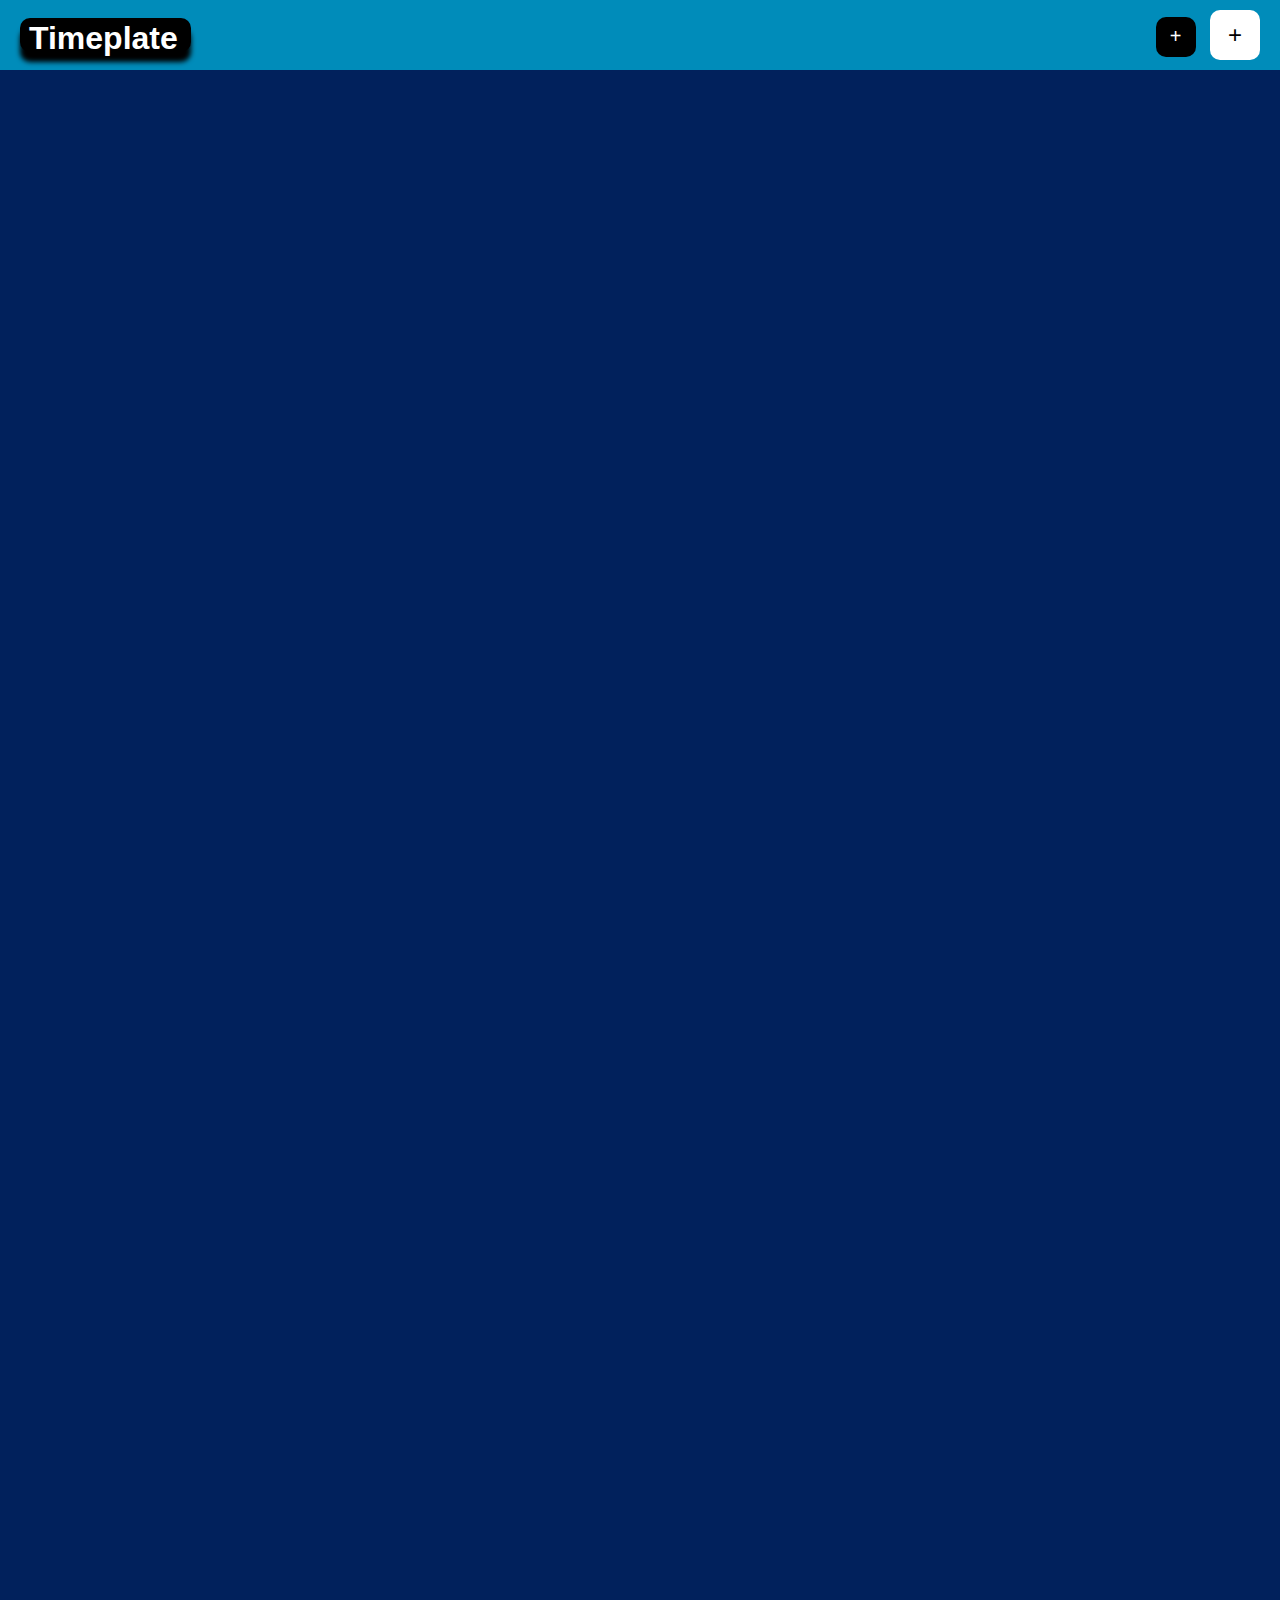
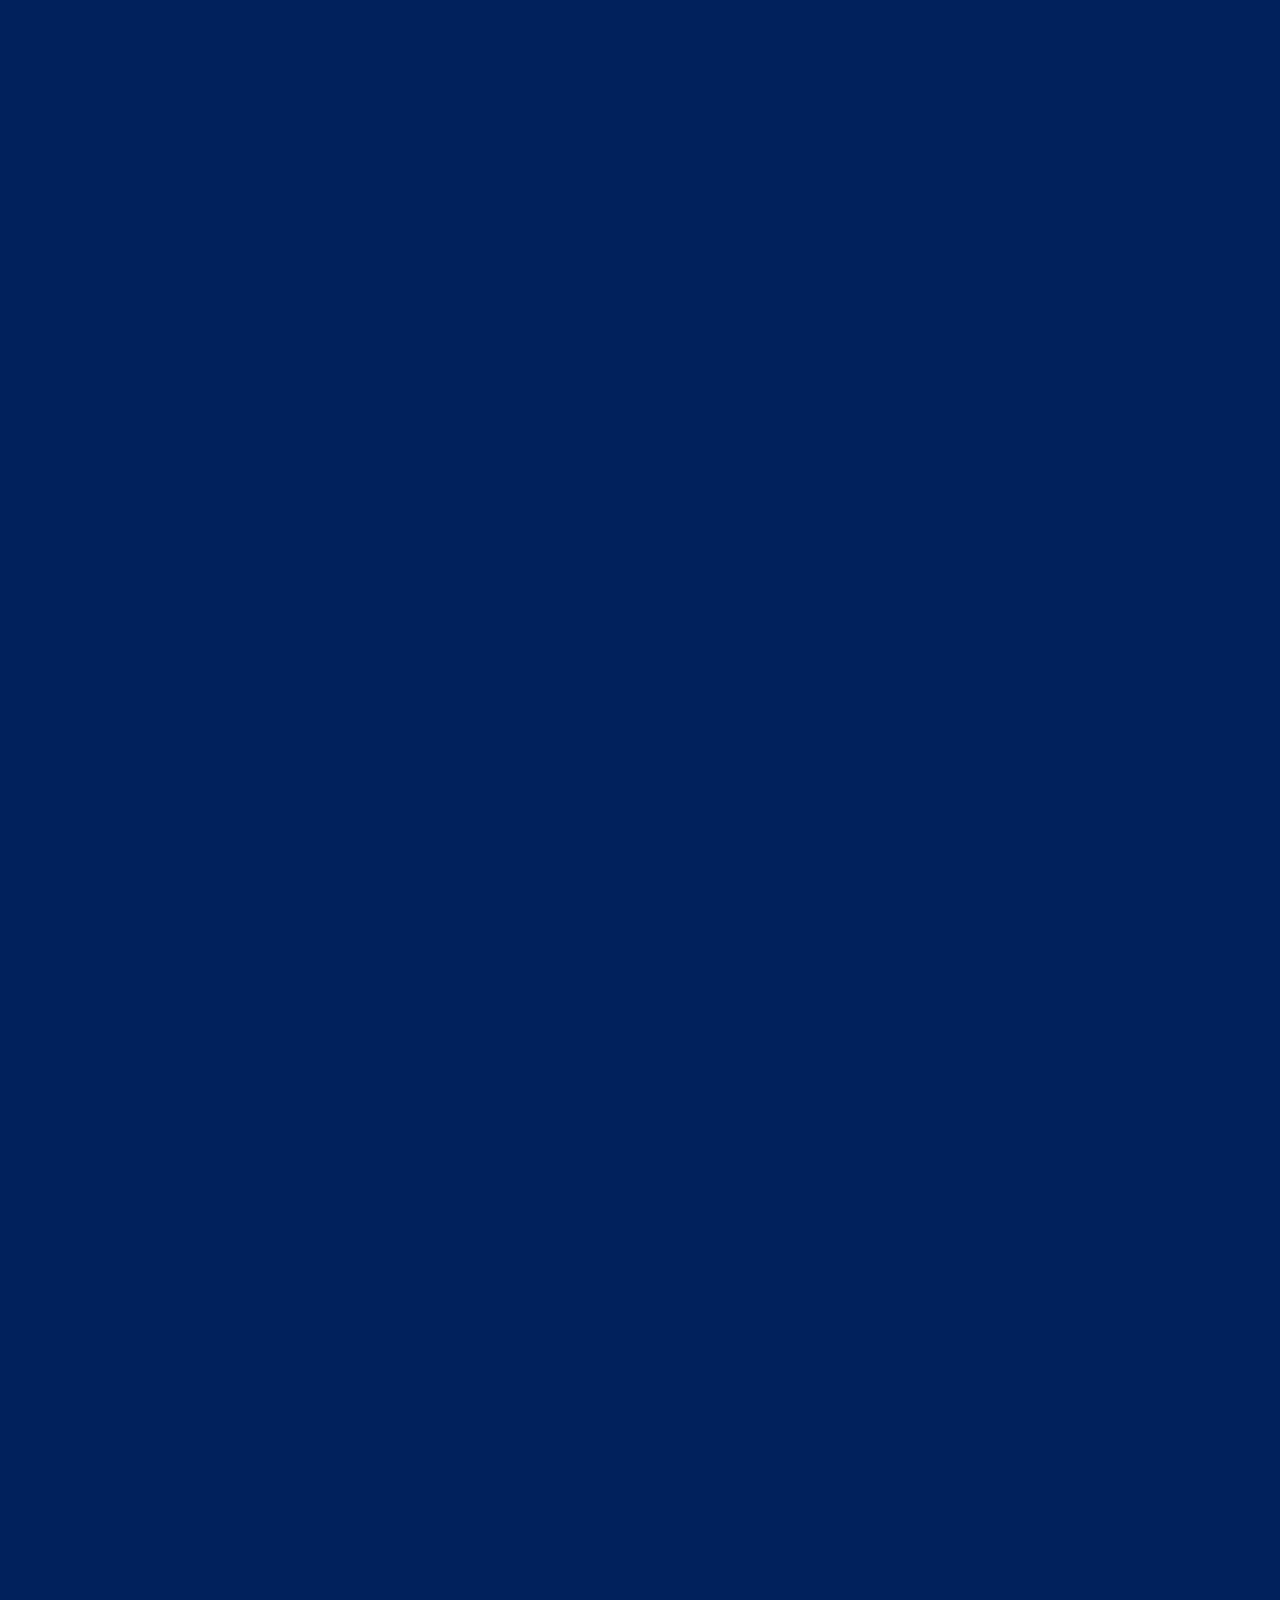
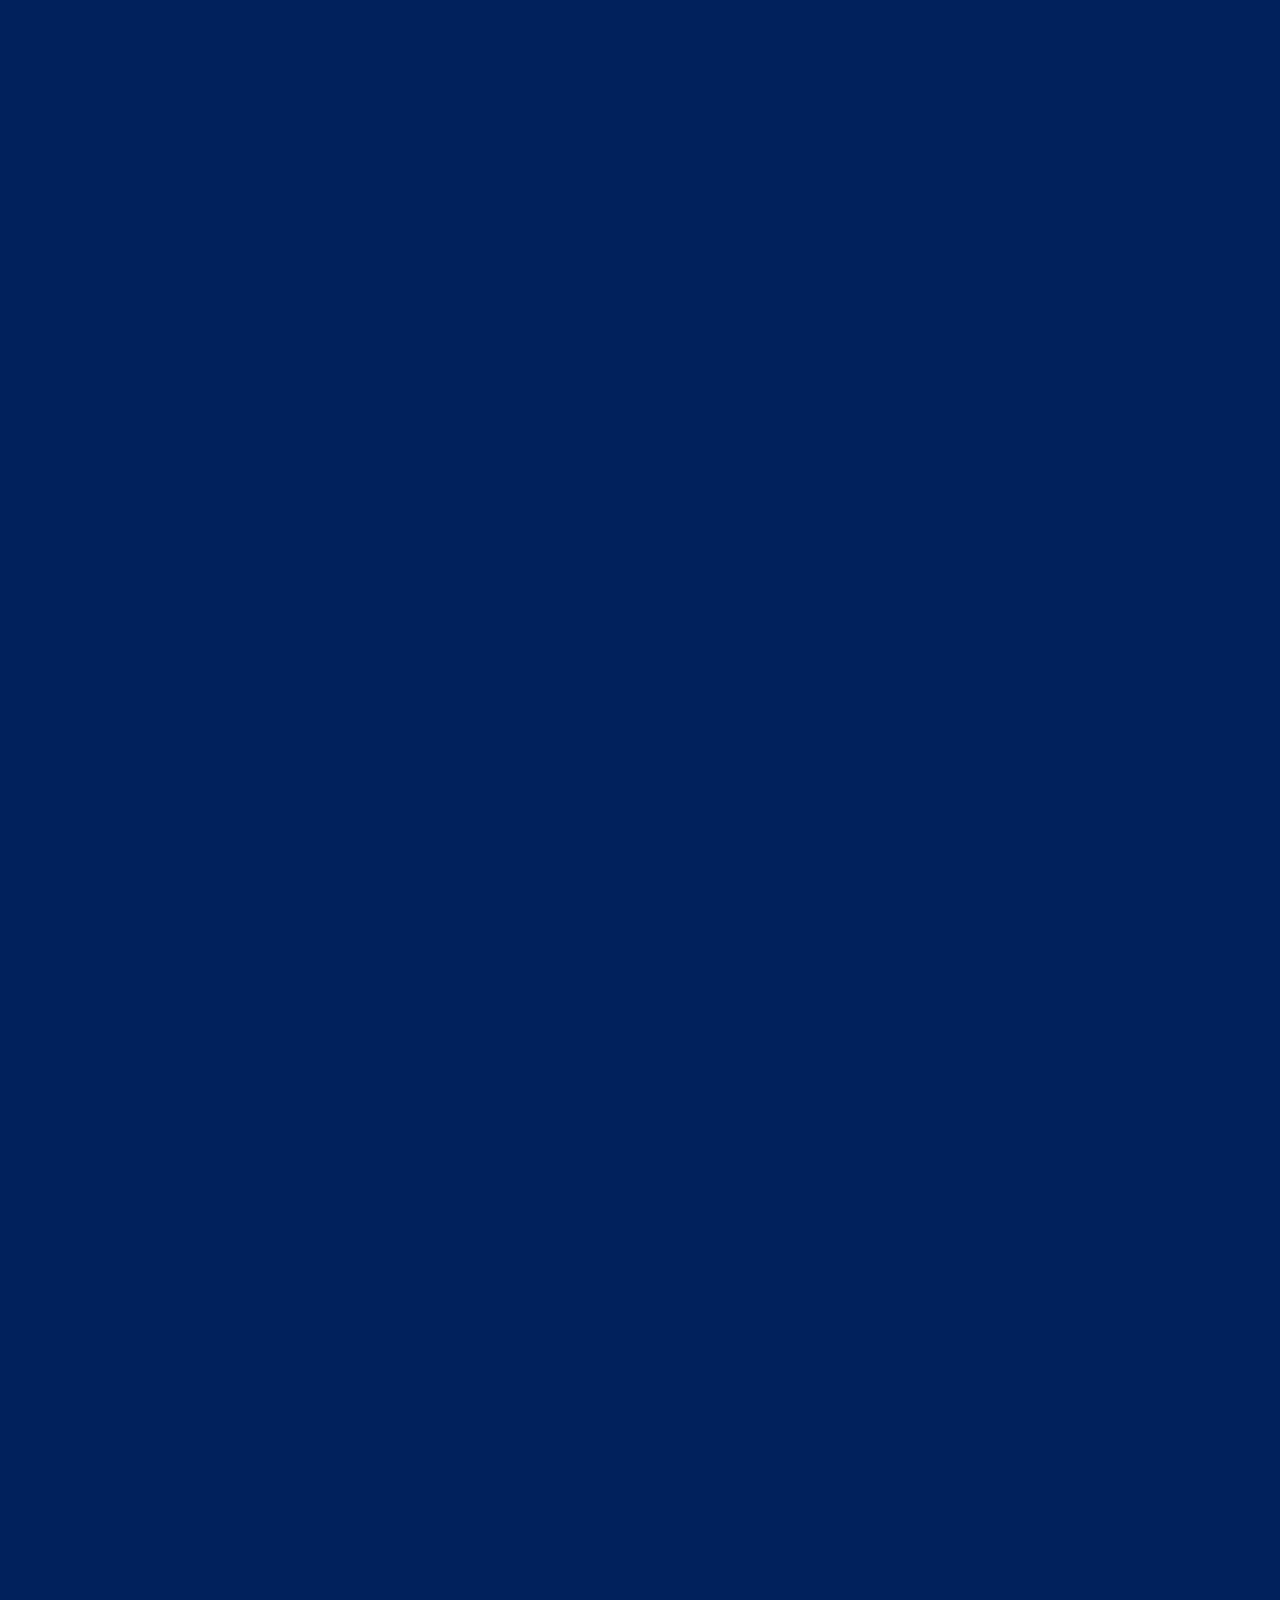
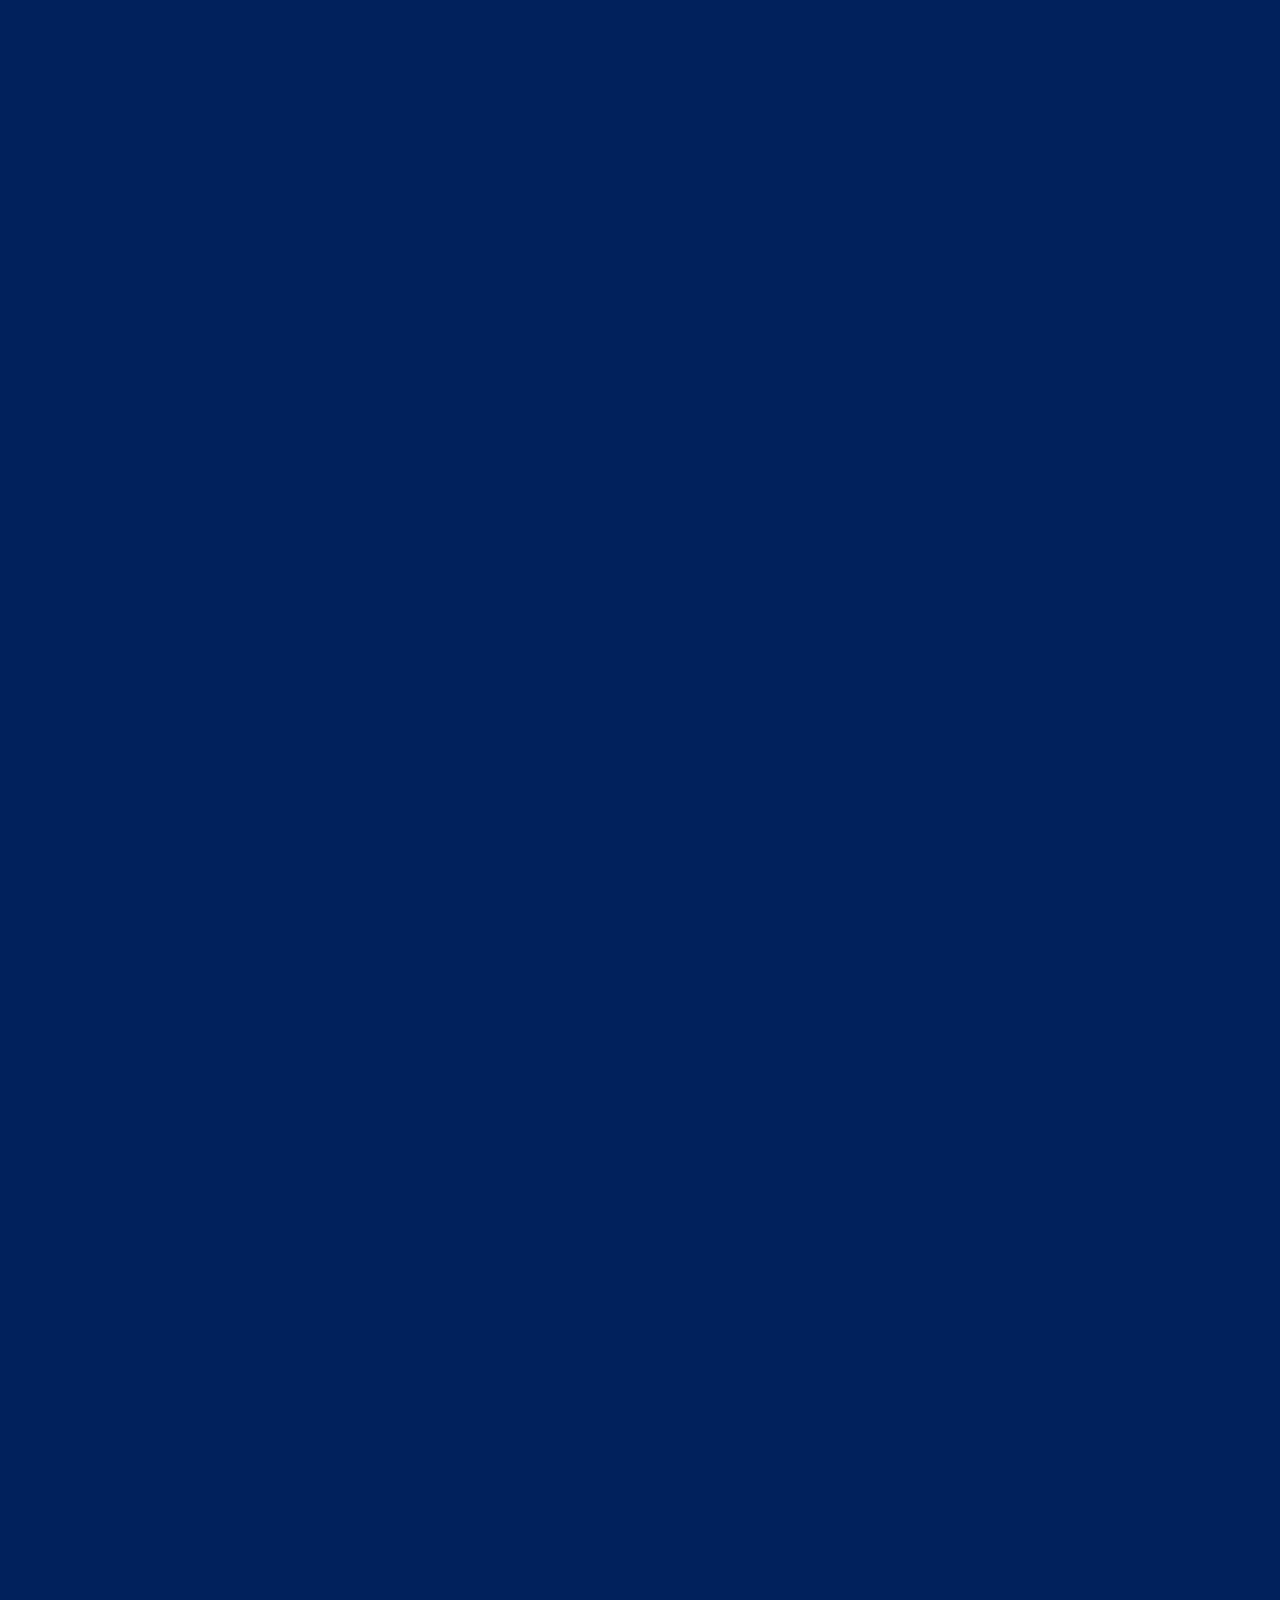
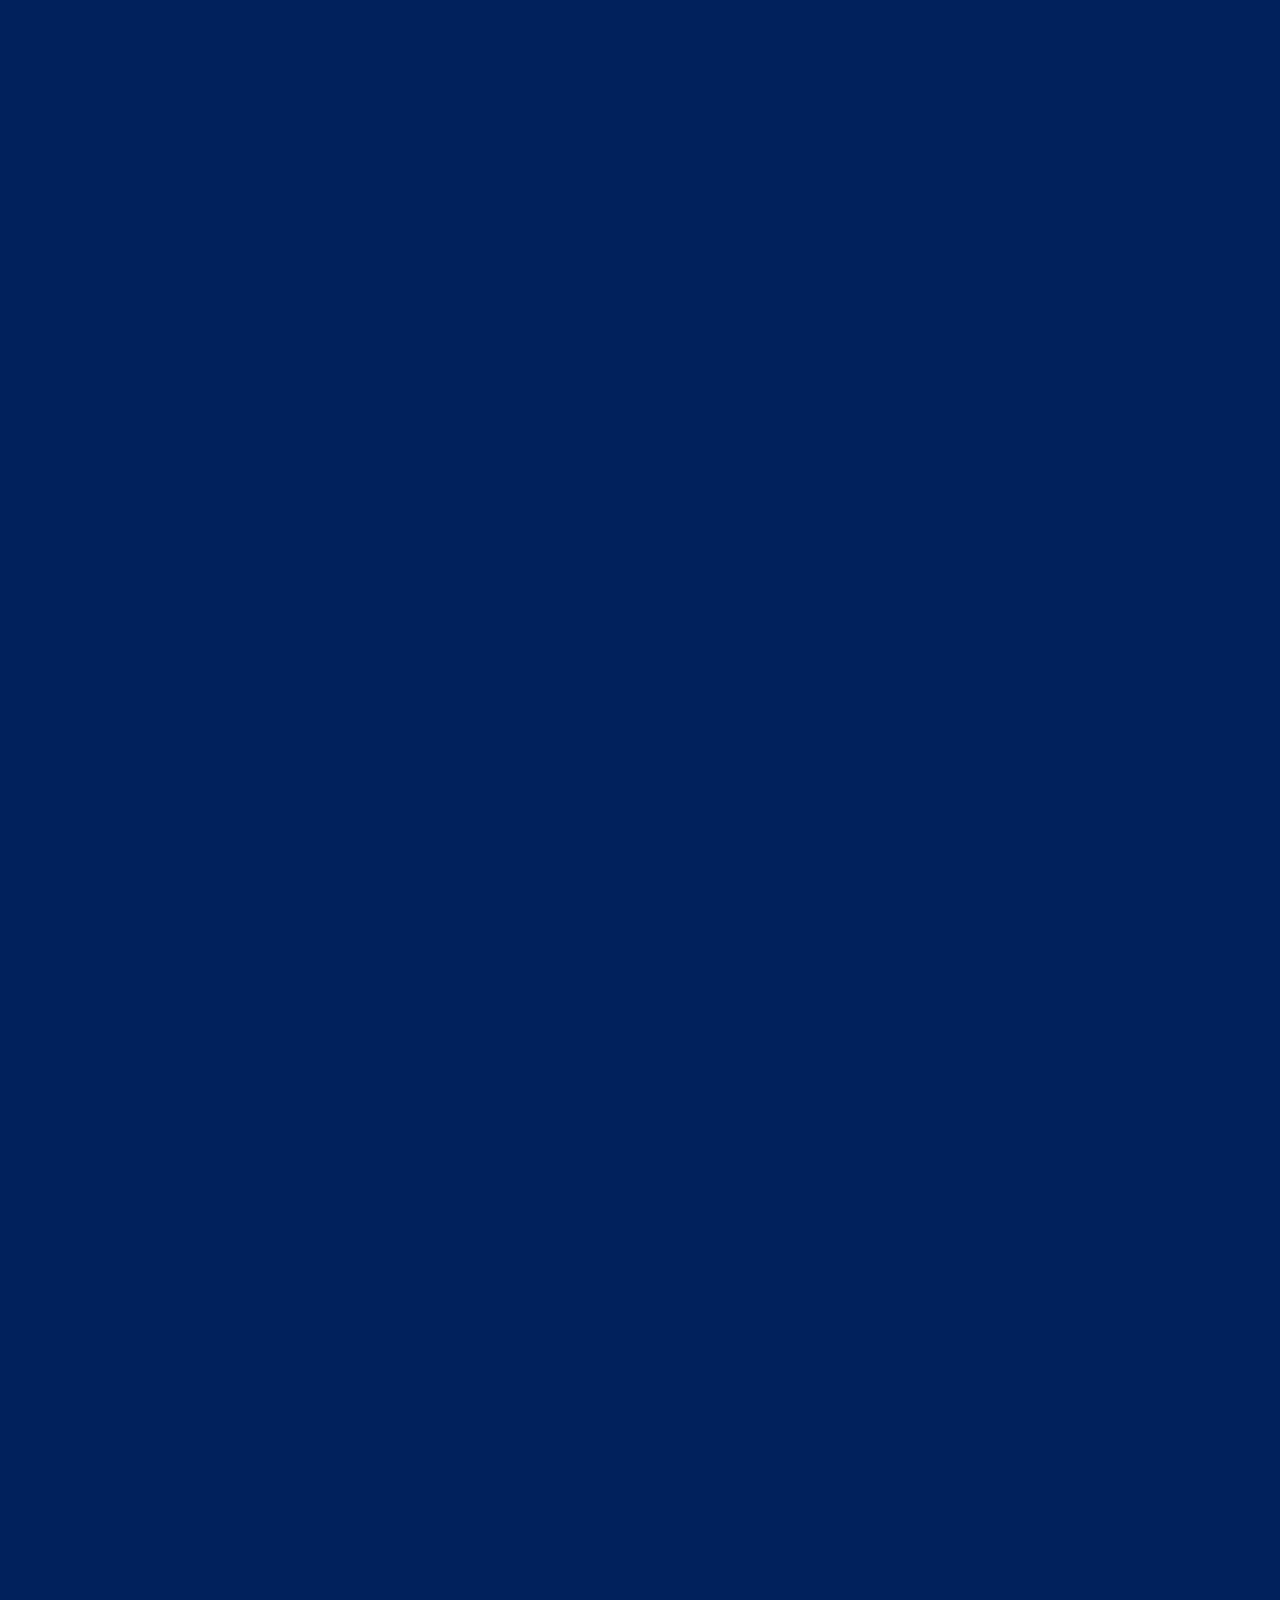
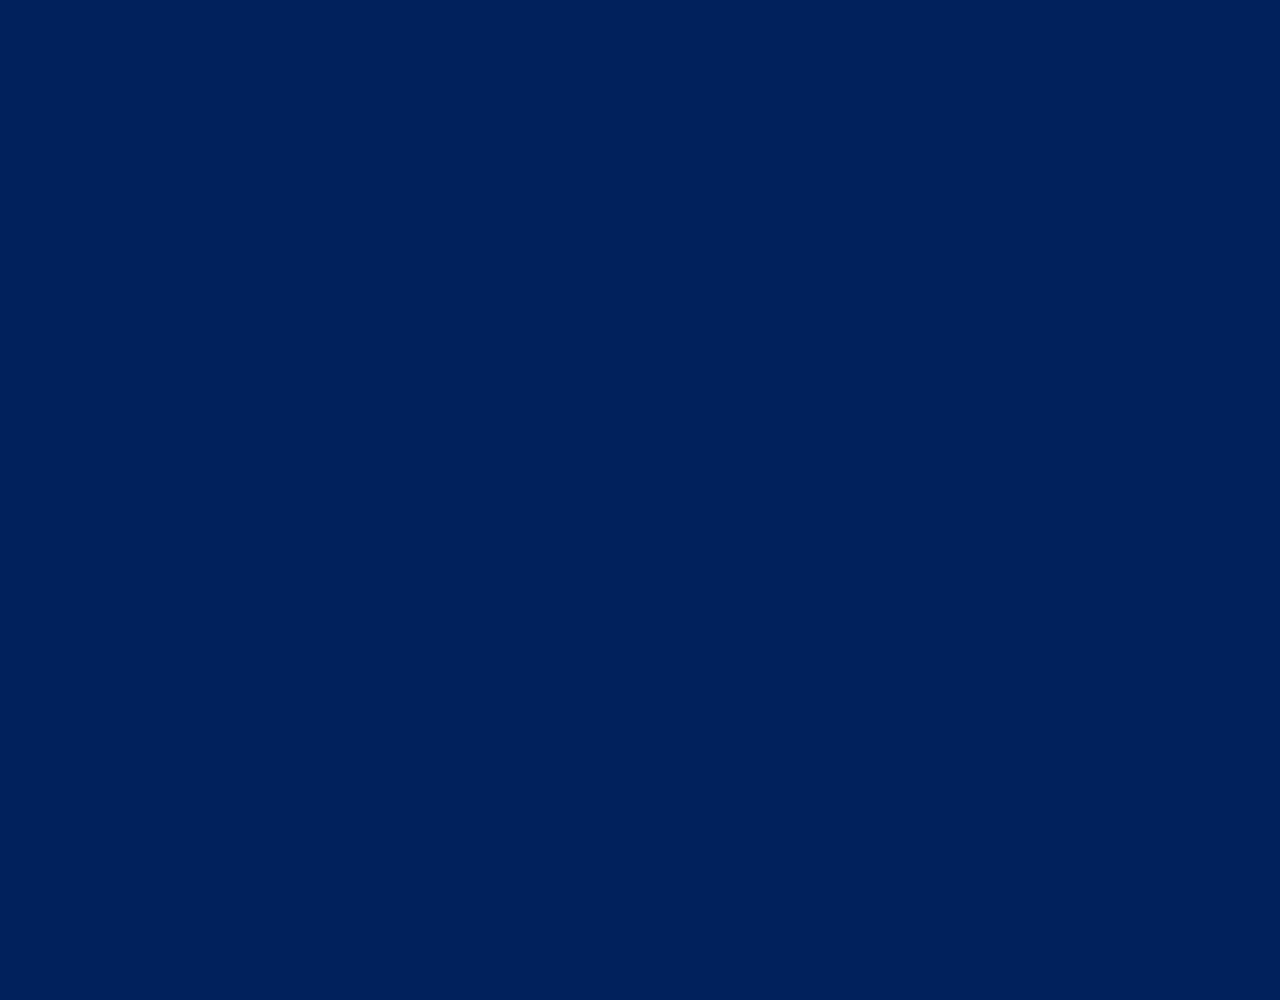
<file: index.html>
<!DOCTYPE html>
<html lang="en">

<head>
    <meta charset="UTF-8">
    <meta name="viewport" content="width=device-width, initial-scale=1.0">
    <title>My Template</title>
    <link rel="stylesheet" href="styles.css">
</head>

<body>
    <div id="main-container">
        <div id="header">
            <h1>Timeplate</h1>
            <div> <!-- Nuevo botón para recuadros de una línea --> <button id="add-line-box-btn">+</button>
                <!-- Botón original --> <button id="add-box-btn">+</button> </div>
        </div>
        <div id="workspace"> <!-- Recuadros se agregarán aquí dinámicamente --> </div>
        <!-- Selector de color (añadido para la nueva funcionalidad) -->
        <div id="color-picker" class="color-picker">
            <h3>Selecciona un color</h3>
            <div class="color-option" style="background-color: #ffffff;" data-color="#ffffff"></div>
            <div class="color-option" style="background-color: #ff0000;" data-color="#ff0000"></div>
            <div class="color-option" style="background-color: #00ff00;" data-color="#00ff00"></div>
            <div class="color-option" style="background-color: #0000ff;" data-color="#0000ff"></div>
            <div class="color-option" style="background-color: #ffff00;" data-color="#ffff00"></div>
            <div class="color-option" style="background-color: #ff00ff;" data-color="#ff00ff"></div>
            <div class="color-option" style="background-color: #00ffff;" data-color="#00ffff"></div>
            <div class="color-option" style="background-color: #000000;" data-color="#000000"></div>
            <div class="color-option" style="background-color: #888888;" data-color="#888888"></div>
        </div>
    </div>
    <script src="script.js"></script>
</body>

</html>



<!--// Version 4 original!!!!-->
</file>
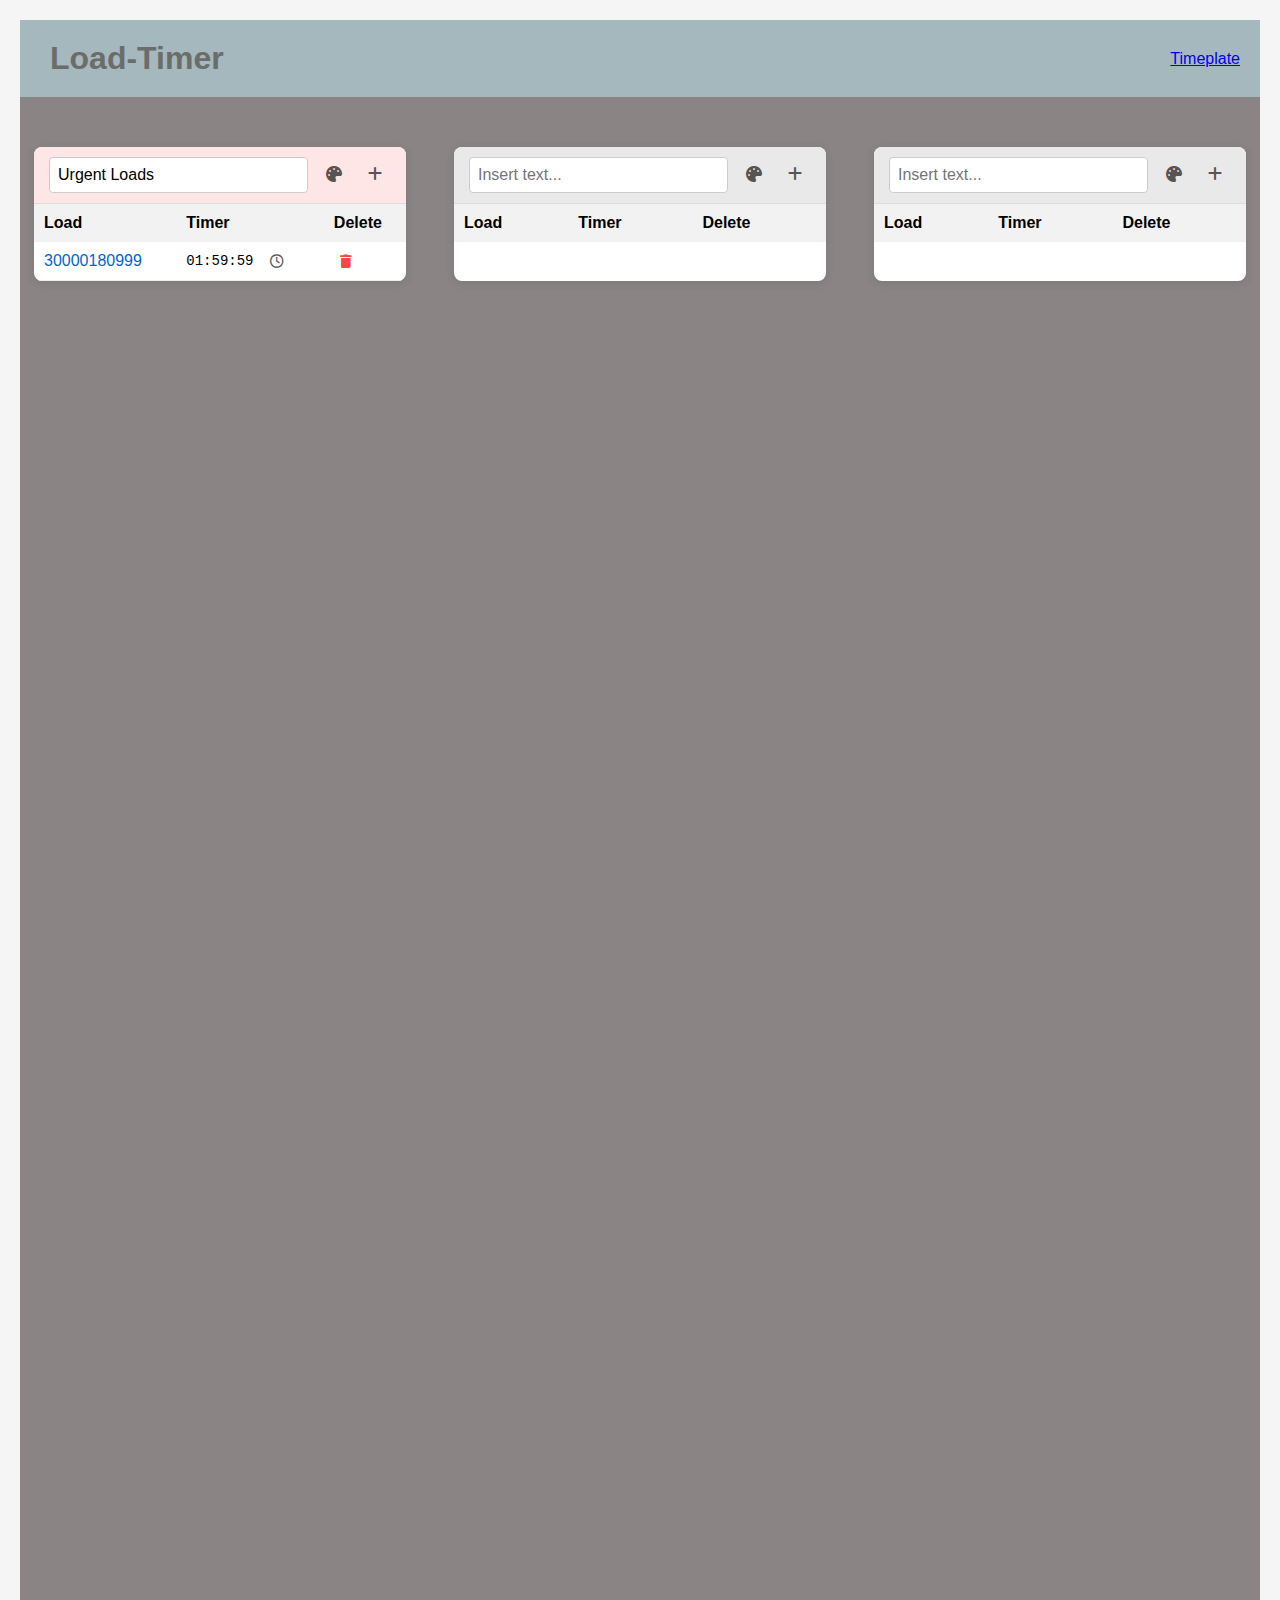
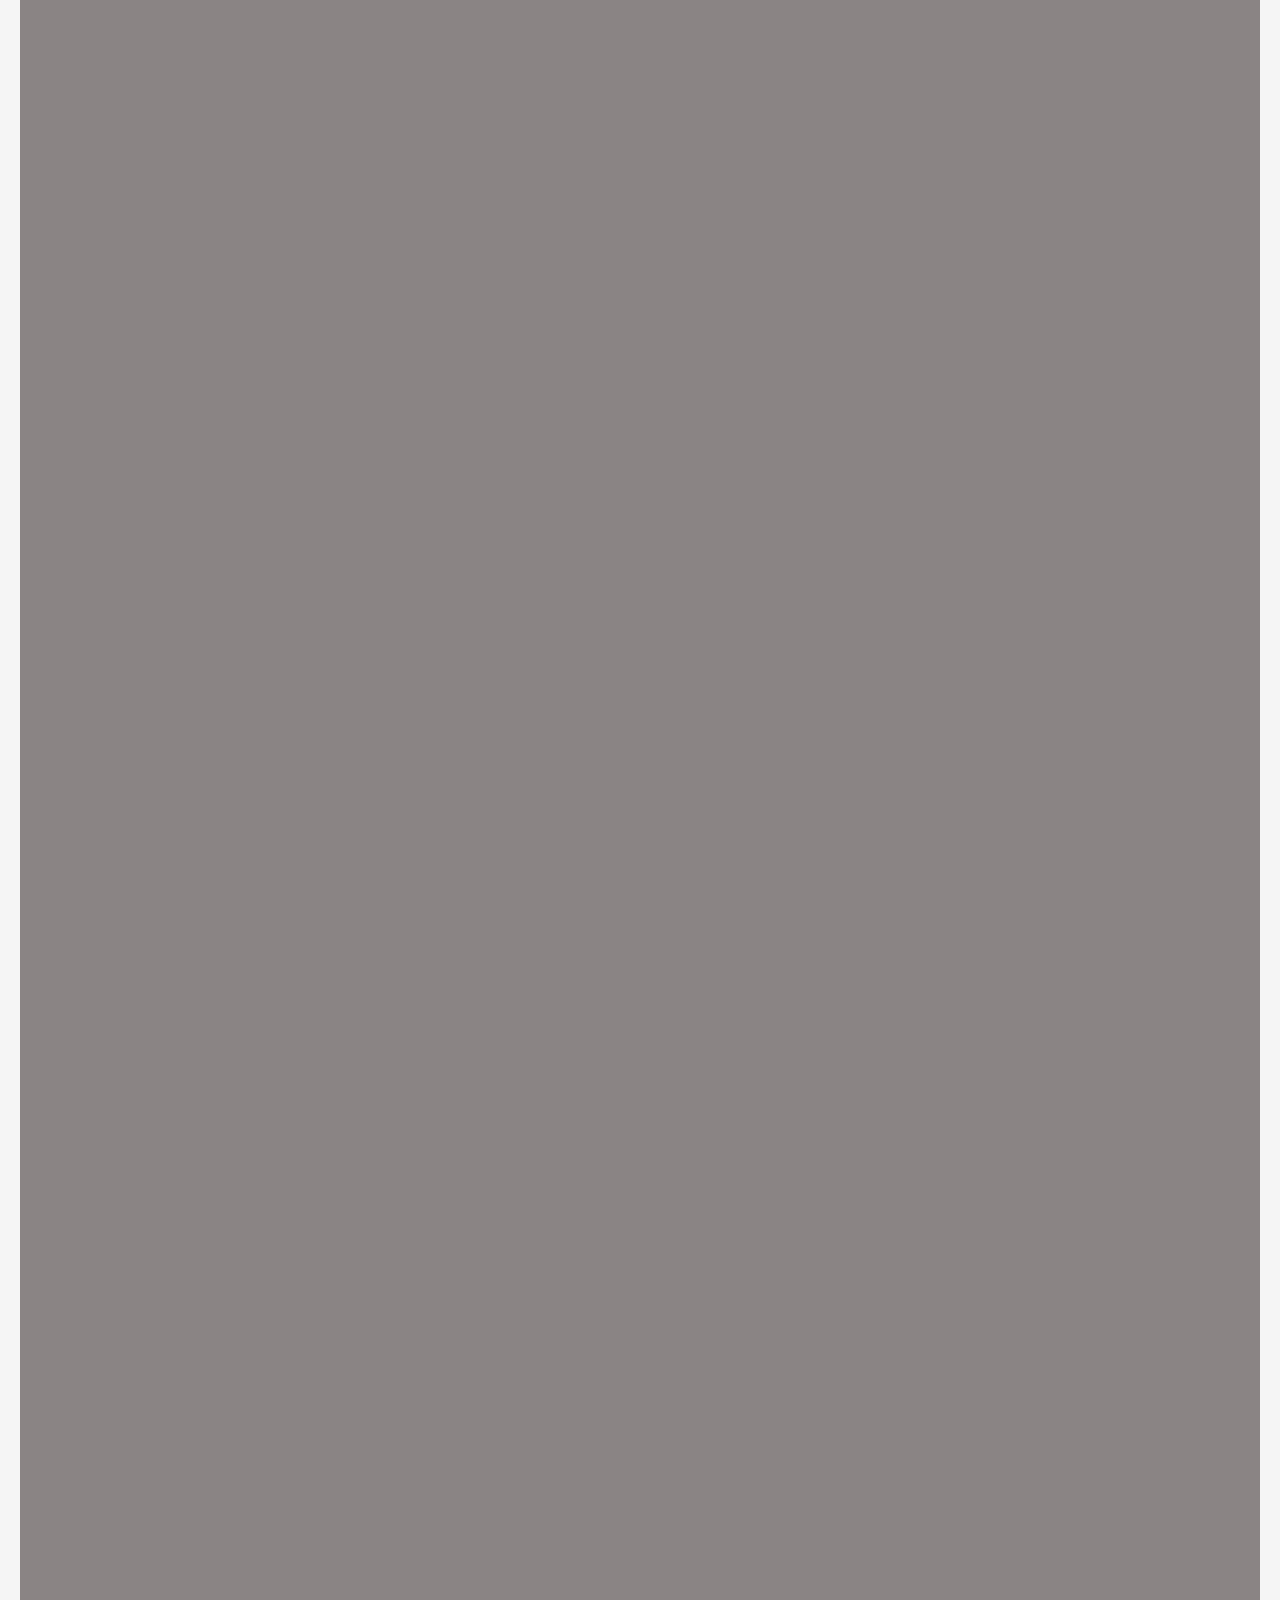
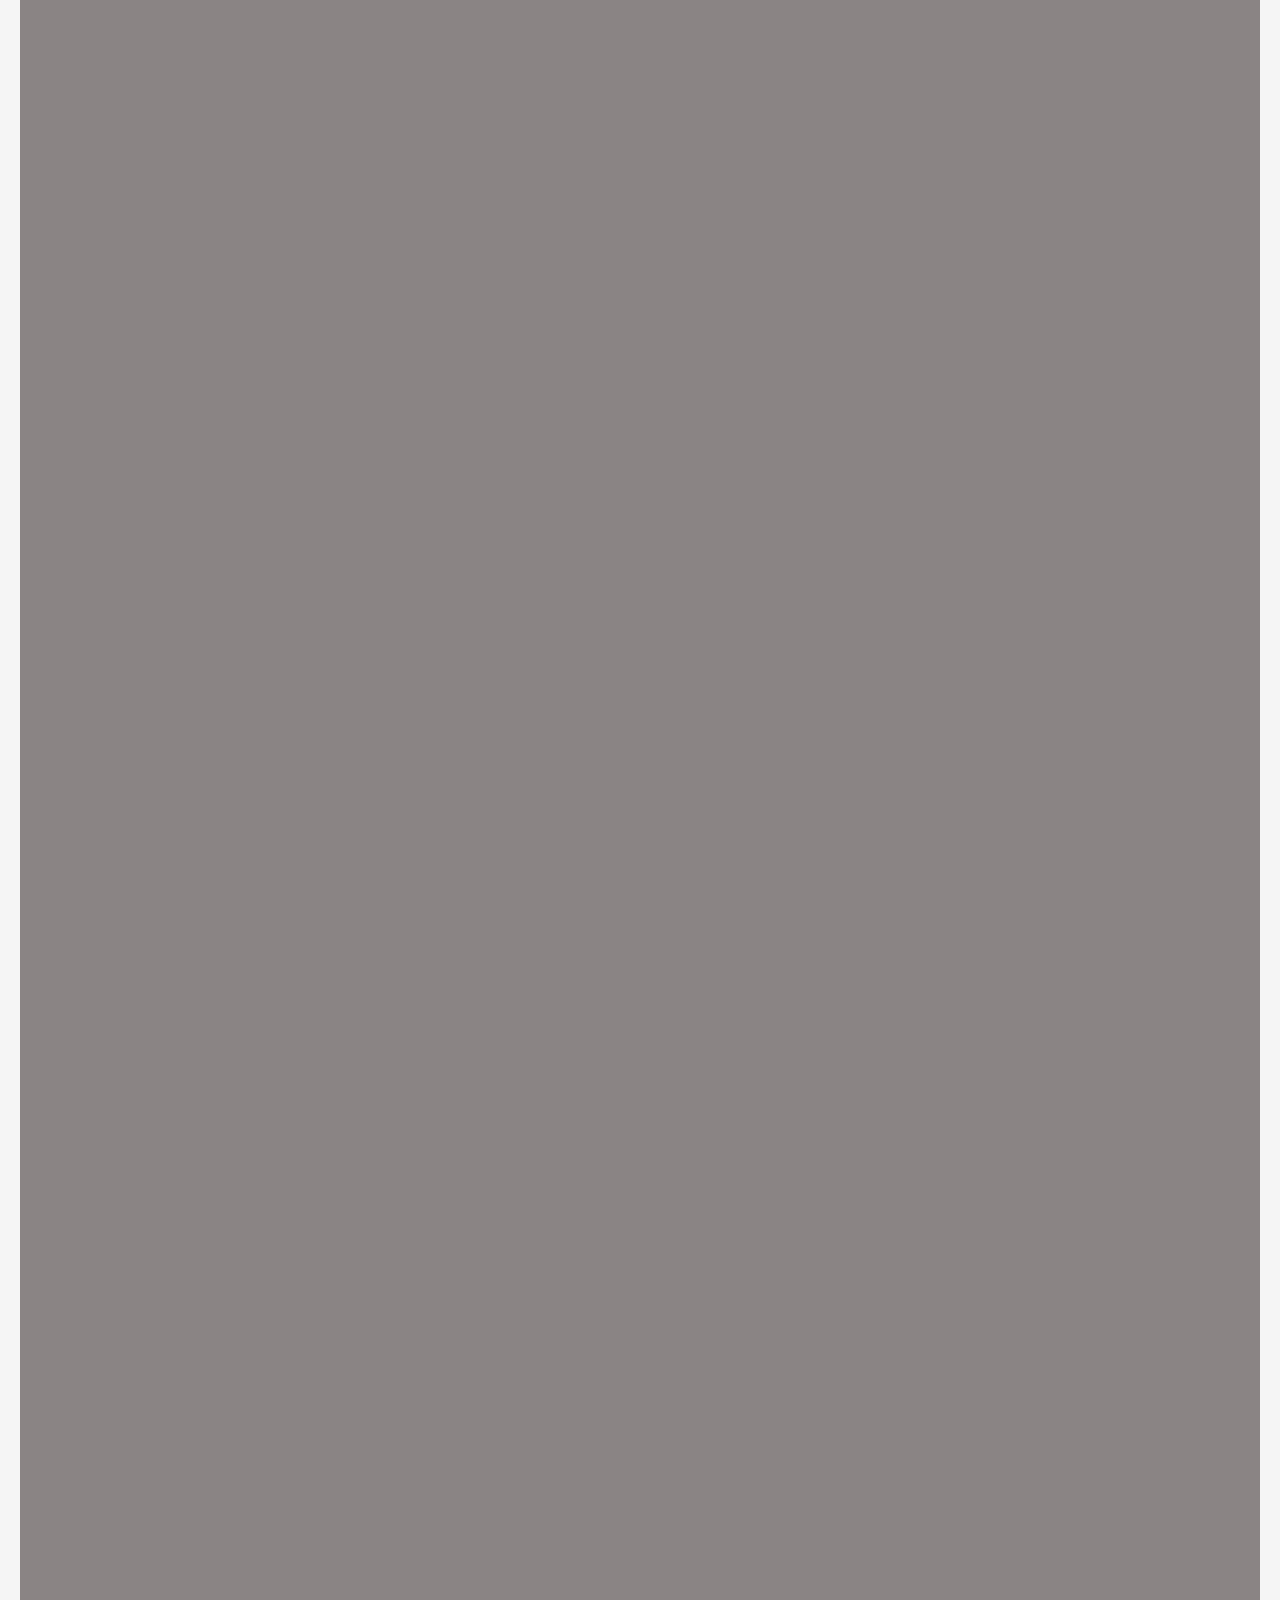
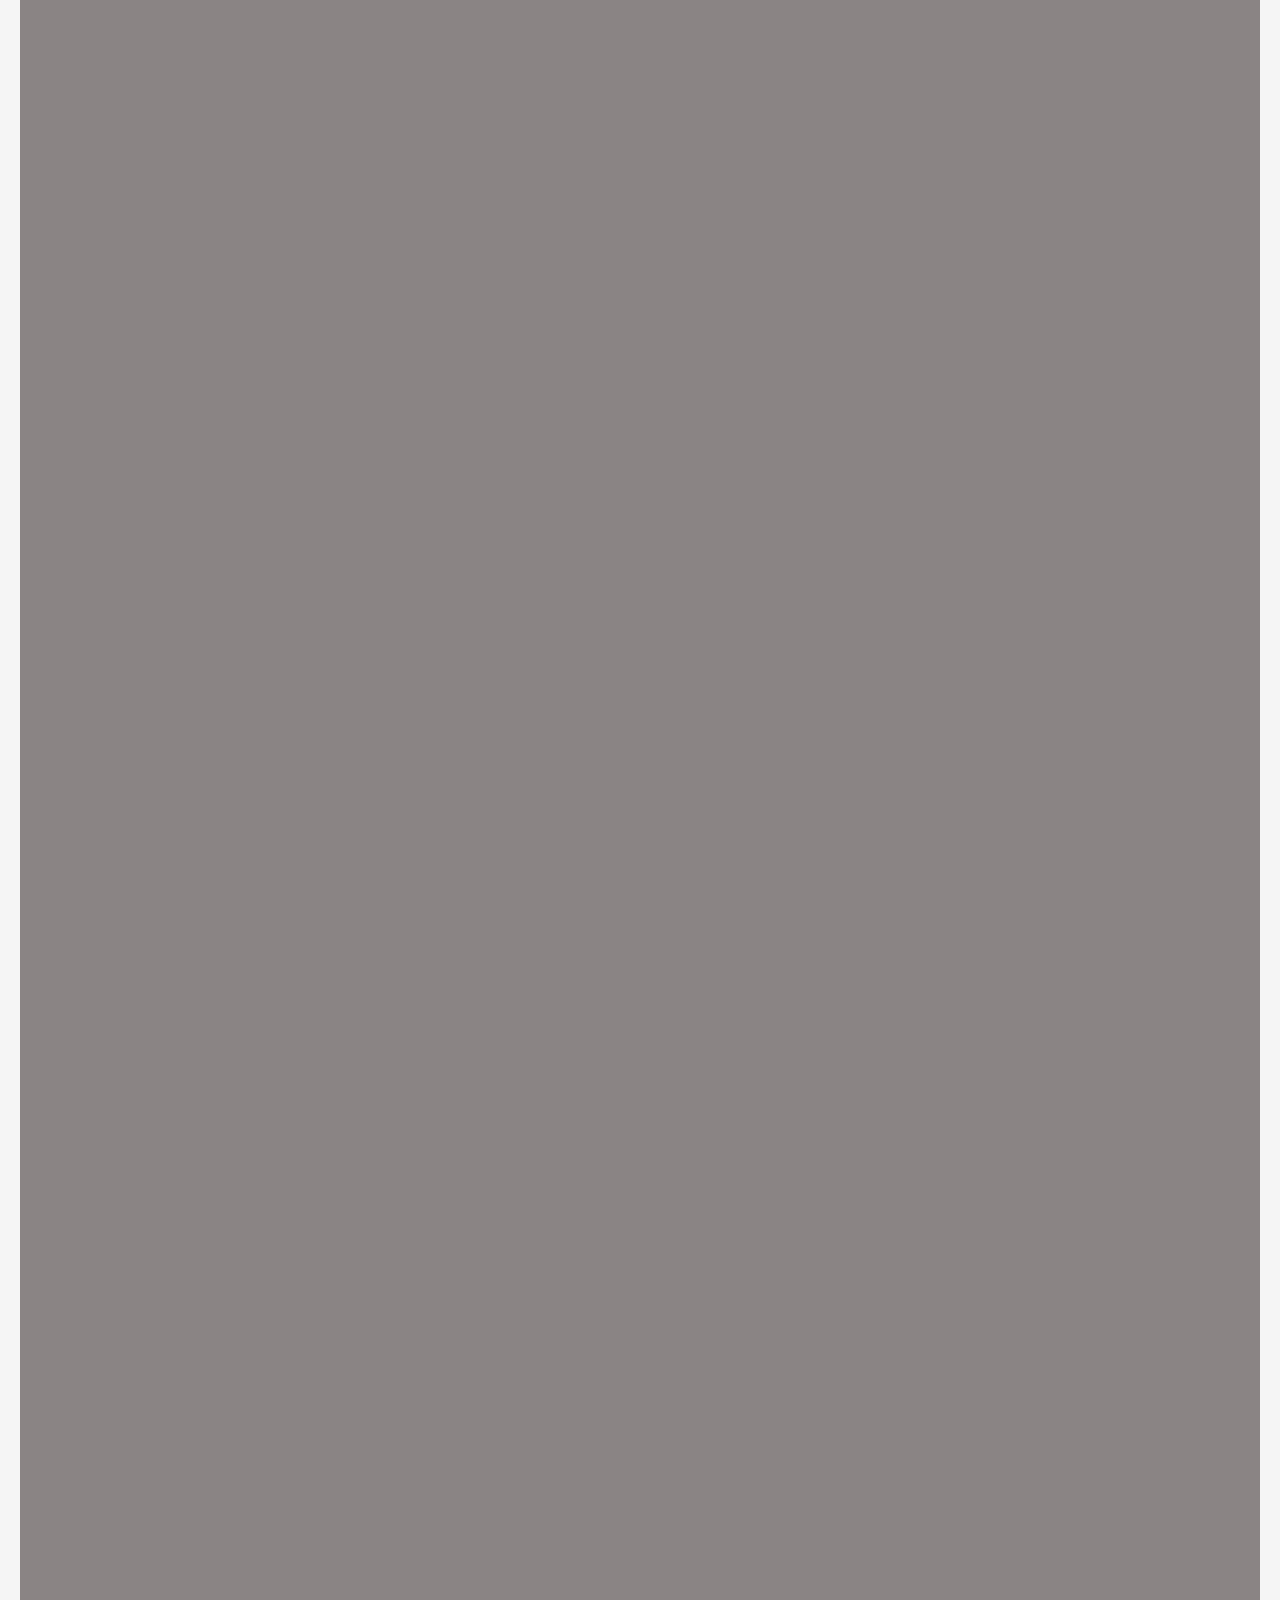
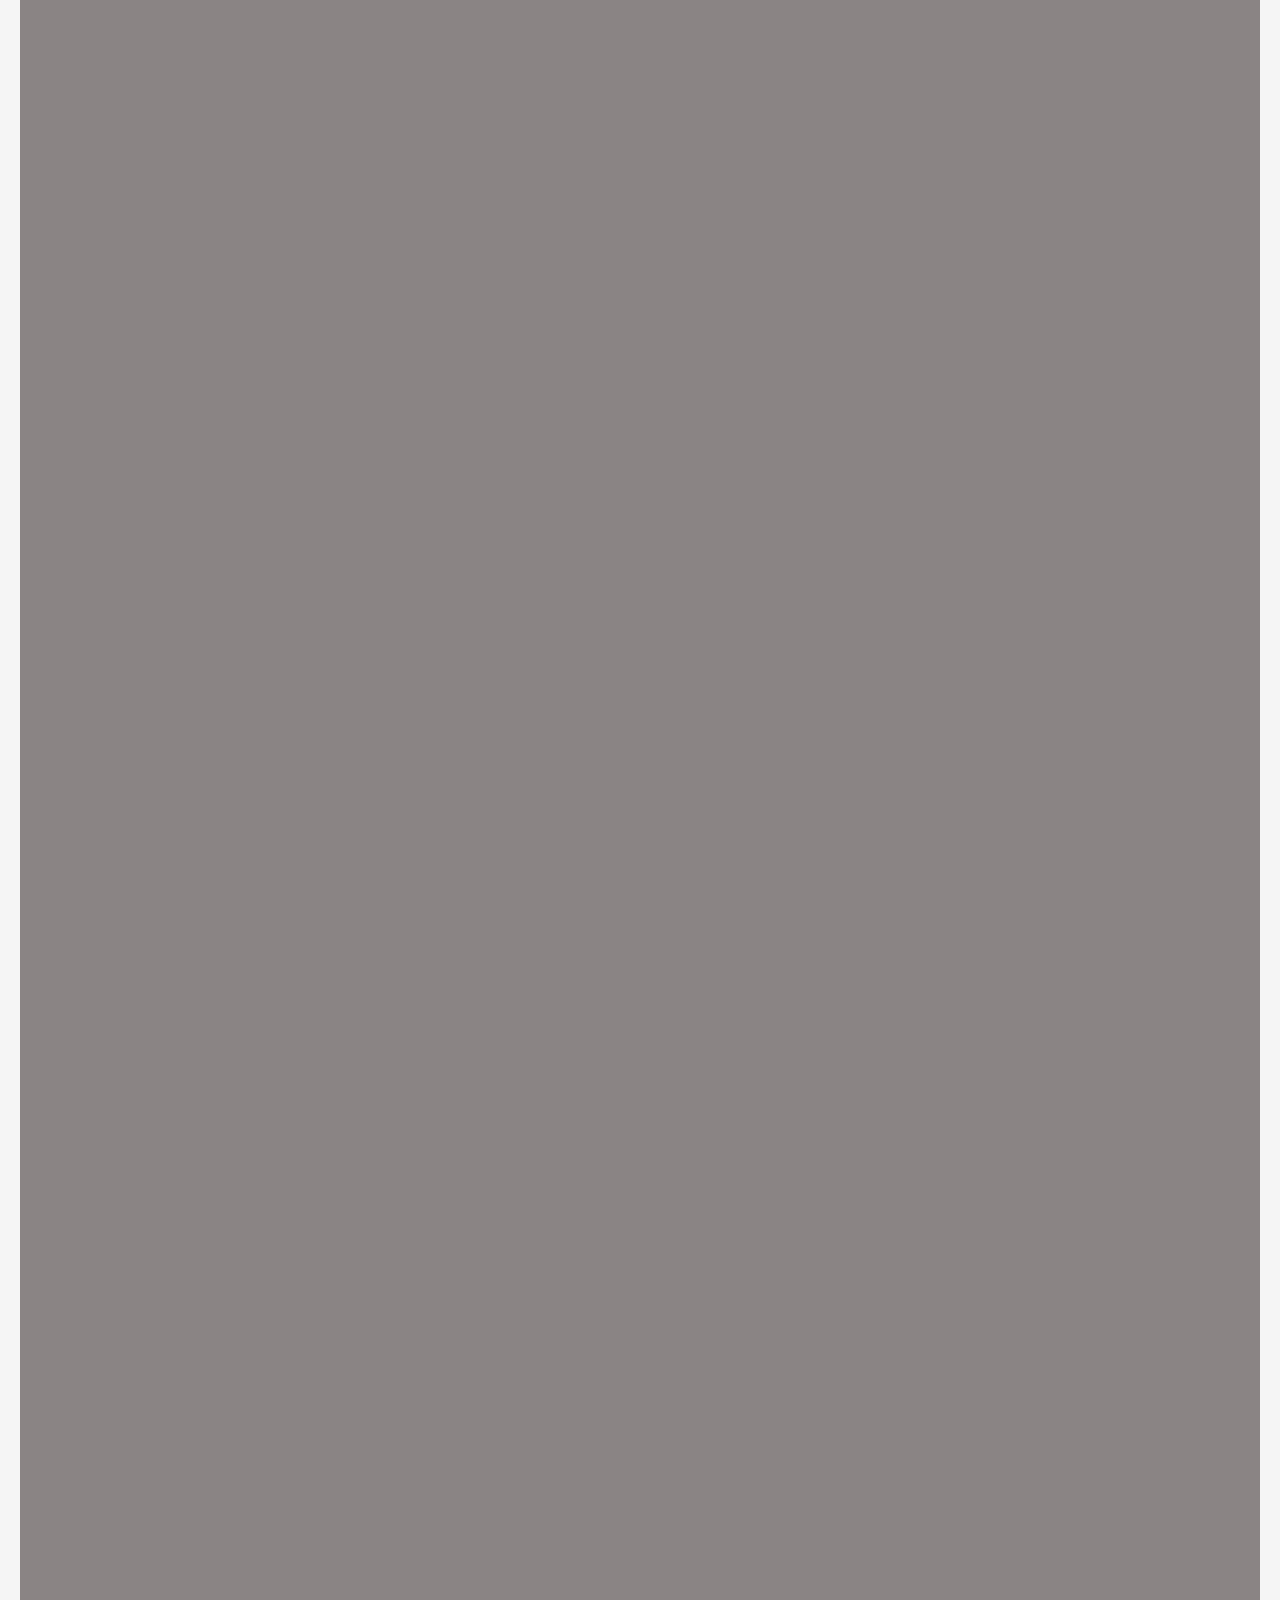
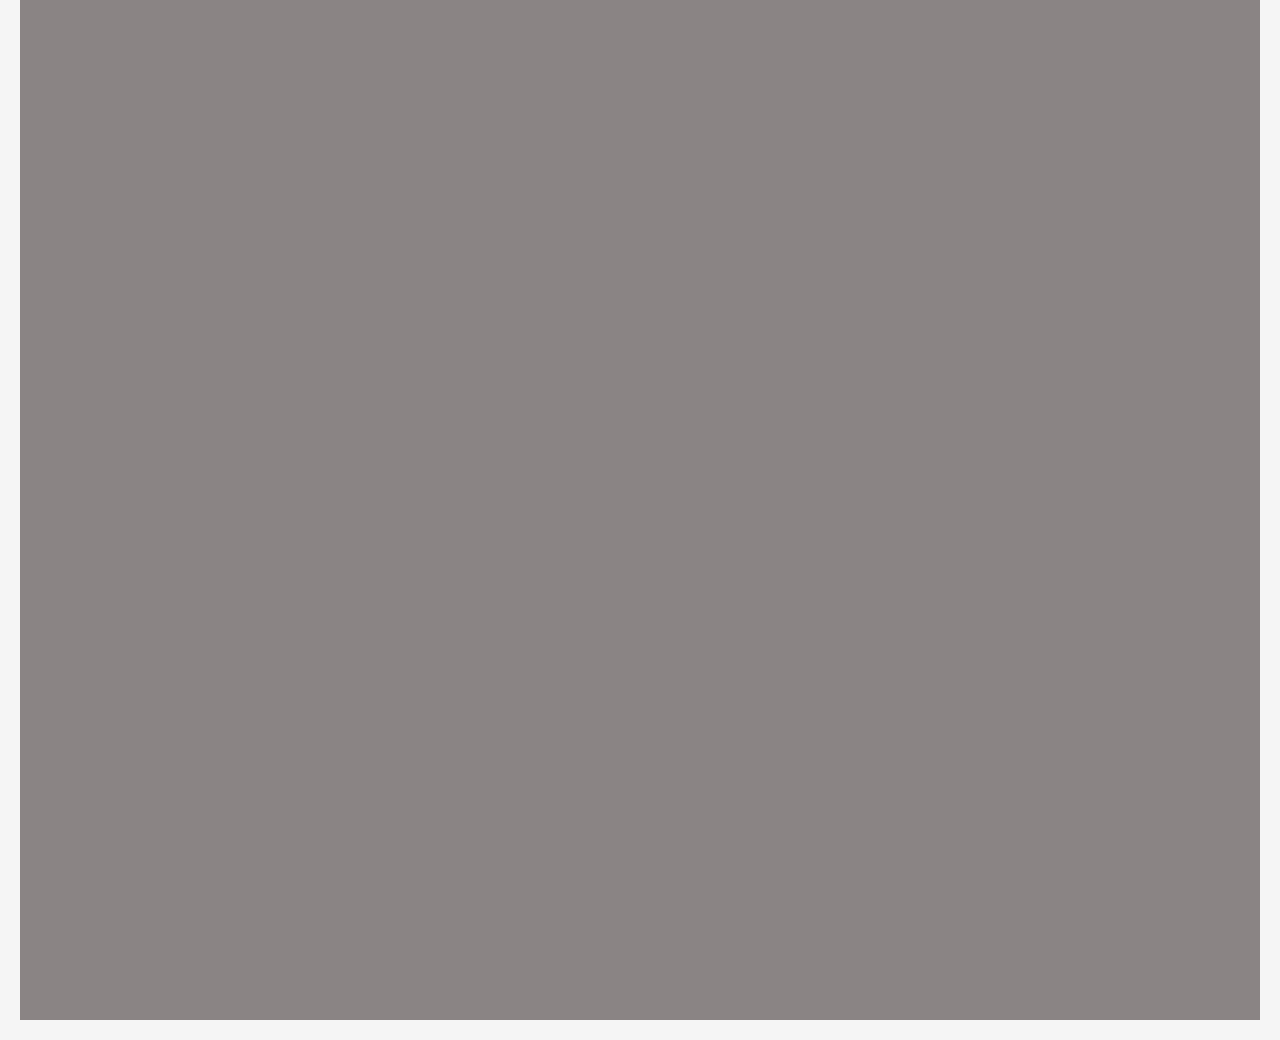
<file: loadtracker_app.html>
<!DOCTYPE html>
<html lang="en">

<head>
    <meta charset="UTF-8">
    <meta name="viewport" content="width=device-width, initial-scale=1.0">
    <title>Load-Tracker</title>
    <link rel="stylesheet" href="loadtracker_style.css">
    <link rel="stylesheet" href="https://cdnjs.cloudflare.com/ajax/libs/font-awesome/6.0.0-beta3/css/all.min.css">
</head>

<body>
    <div id="main-container">
        <div id="header">
            <h1>Load-Timer</h1>
            <a href="index.html">
                Timeplate
            </a>
        </div>


        <div class="container">
            <div class="section">
                <div class="header">
                    <input type="text" class="section-title" placeholder="Insert text...">
                    <div class="header-buttons">
                        <button class="color-picker-btn"><i class="fas fa-palette"></i></button>
                        <input type="color" class="color-picker" style="display: none;">
                        <button class="add-row-btn"><i class="fas fa-plus"></i></button>
                    </div>
                </div>
                <table class="load-table">
                    <thead>
                        <tr>
                            <th>Load</th>
                            <th>Timer</th>
                            <th>Delete</th>
                        </tr>
                    </thead>
                    <tbody>
                        <!-- Rows will be added here -->
                    </tbody>
                </table>
            </div>

            <div class="section">
                <div class="header">
                    <input type="text" class="section-title" placeholder="Insert text...">
                    <div class="header-buttons">
                        <button class="color-picker-btn"><i class="fas fa-palette"></i></button>
                        <input type="color" class="color-picker" style="display: none;">
                        <button class="add-row-btn"><i class="fas fa-plus"></i></button>
                    </div>
                </div>
                <table class="load-table">
                    <thead>
                        <tr>
                            <th>Load</th>
                            <th>Timer</th>
                            <th>Delete</th>
                        </tr>
                    </thead>
                    <tbody>
                        <!-- Rows will be added here -->
                    </tbody>
                </table>
            </div>

            <div class="section">
                <div class="header">
                    <input type="text" class="section-title" placeholder="Insert text...">
                    <div class="header-buttons">
                        <button class="color-picker-btn"><i class="fas fa-palette"></i></button>
                        <input type="color" class="color-picker" style="display: none;">
                        <button class="add-row-btn"><i class="fas fa-plus"></i></button>
                    </div>
                </div>
                <table class="load-table">
                    <thead>
                        <tr>
                            <th>Load</th>
                            <th>Timer</th>
                            <th>Delete</th>
                        </tr>
                    </thead>
                    <tbody>
                        <!-- Rows will be added here -->
                    </tbody>
                </table>
            </div>
        </div>

        <!-- Timer Modal -->
        <div class="modal" id="timerModal">
            <div class="modal-content">
                <span class="close-modal">&times;</span>
                <h3>Set Timer</h3>
                <div class="form-group">
                    <label for="loadNumber">Load Number:</label>
                    <input type="text" id="loadNumber" placeholder="Enter load number" required>
                </div>
                <div class="form-group">
                    <label for="timerDate">Date:</label>
                    <input type="date" id="timerDate" required>
                </div>
                <div class="form-group">
                    <label for="timerTime">Time:</label>
                    <input type="time" id="timerTime" required>
                </div>
                <button id="confirmTimer" class="ok-btn">OK</button>
            </div>
        </div>

        <script src="loadtracker_js.js"></script>
</body>

</html>
</file>
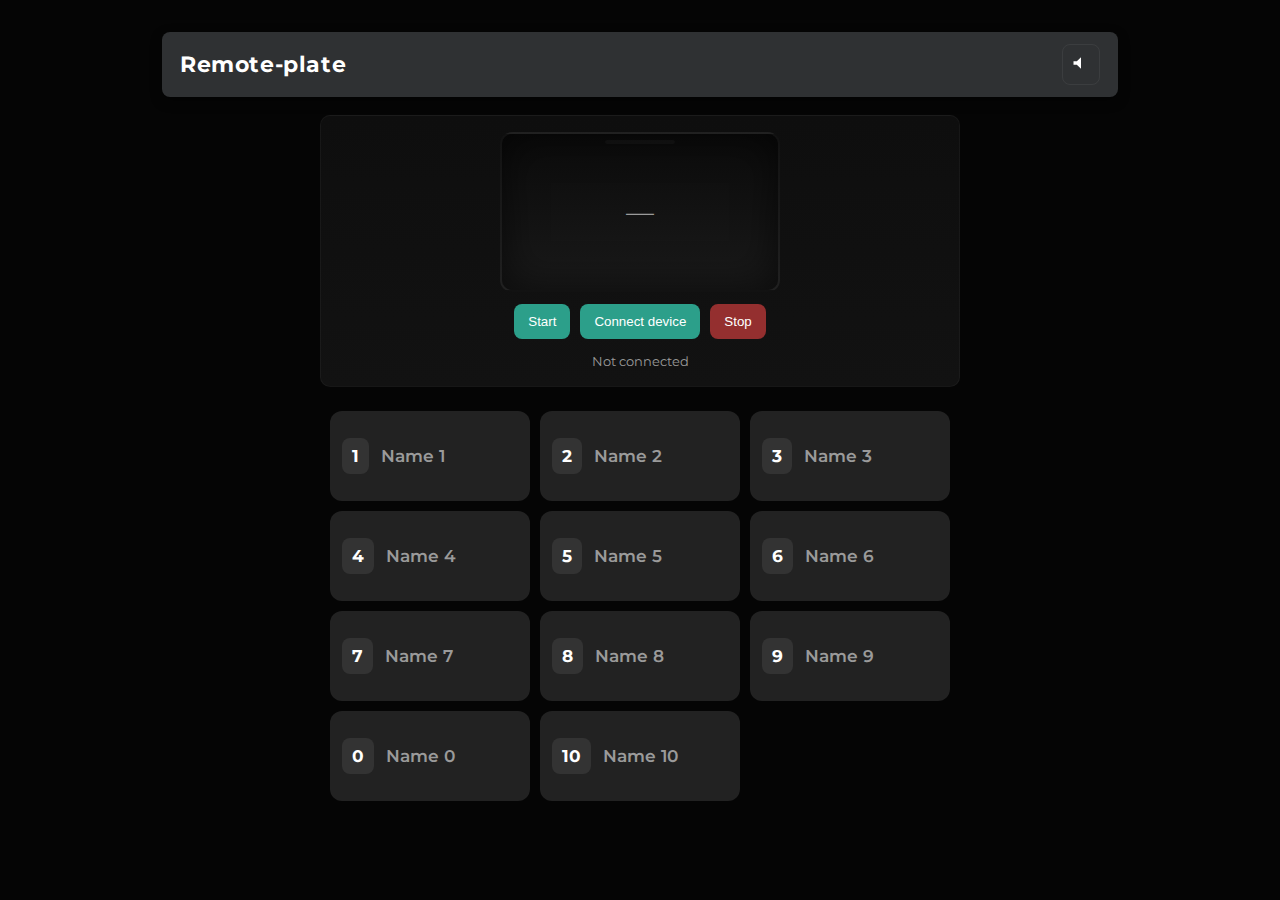
<file: remoteplate.html>
<!DOCTYPE html>
<html lang="es">
<head>
    <meta charset="utf-8"/>
    <meta name="viewport" content="width=device-width,initial-scale=1"/>
    <title>Remote-plate</title>
    <link rel="stylesheet" href="remote_styles.css" />
    <link href="https://fonts.googleapis.com/css2?family=Montserrat:wght@600;700&display=swap" rel="stylesheet">
</head>
<body>
<div class="container">
    <header class="header">
        <h1>Remote-plate</h1>
        <div class="header-controls">
            <!-- Speaker toggle -->
            <button id="sound-toggle" class="icon-btn" title="Toggle sounds">
                <img id="speaker-icon" src="data:image/svg+xml;utf8,<svg xmlns='http://www.w3.org/2000/svg' width='20' height='20' viewBox='0 0 24 24' fill='white'><path d='M3 10v4h4l5 5V5L7 10H3z'/></svg>" alt="speaker"/>
            </button>
        </div>
    </header>

    <main class="main-content">
        <!-- Phone / connect area -->
        <div class="phone-box">
            <div class="phone-visual">
                <!-- small decorative phone image (CSS will style) -->
                <div class="phone-screen">
                    <div id="pair-code" class="pair-code">—</div>
                </div>
            </div>

            <div class="phone-controls">
                <button id="start-btn" class="primary-btn">Start</button>
                <button id="connect-btn" class="primary-btn">Connect device</button>
                <button id="stop-btn" class="danger-btn">Stop</button>
            </div>

            <div class="connection-hint">
                <small id="connection-status">Not connected</small>
            </div>

            <!-- Mobile menu button (for smartphone UI) -->
            <div id="mobile-menu" class="mobile-menu">
                <button id="mobile-stop" class="danger-btn small">Stop</button>
            </div>
        </div>

        <!-- keypad -->
        <div class="keypad">
            <!-- numbers 1..9, 0 and 10 -->
            <div class="key" data-key="1"><span class="key-number">1</span><span class="key-title">Name 1</span></div>
            <div class="key" data-key="2"><span class="key-number">2</span><span class="key-title">Name 2</span></div>
            <div class="key" data-key="3"><span class="key-number">3</span><span class="key-title">Name 3</span></div>
            <div class="key" data-key="4"><span class="key-number">4</span><span class="key-title">Name 4</span></div>
            <div class="key" data-key="5"><span class="key-number">5</span><span class="key-title">Name 5</span></div>
            <div class="key" data-key="6"><span class="key-number">6</span><span class="key-title">Name 6</span></div>
            <div class="key" data-key="7"><span class="key-number">7</span><span class="key-title">Name 7</span></div>
            <div class="key" data-key="8"><span class="key-number">8</span><span class="key-title">Name 8</span></div>
            <div class="key" data-key="9"><span class="key-number">9</span><span class="key-title">Name 9</span></div>
            <div class="key" data-key="0"><span class="key-number">0</span><span class="key-title">Name 0</span></div>
            <div class="key" data-key="10"><span class="key-number">10</span><span class="key-title">Name 10</span></div>
        </div>

    </main>
</div>

<!-- Modal para edición (mantiene funcionalidad original) -->
<div id="modal" class="modal">
    <div class="modal-content">
        <span id="close-modal" class="close-btn">&times;</span>
        <h2>Set up</h2>
        <input type="text" id="modal-input" placeholder="Nuevo título...">
        <h3>Description</h3>
        <textarea id="modal-description" placeholder="Escribe el texto aquí..."></textarea>
        <button id="save-title">save</button>
    </div>
</div>

<!-- audio (click / copy feedback optional) -->
<audio id="copy-sound" src="" preload="auto"></audio>

<script src="remote_script.js"></script>
</body>
</html>
</file>
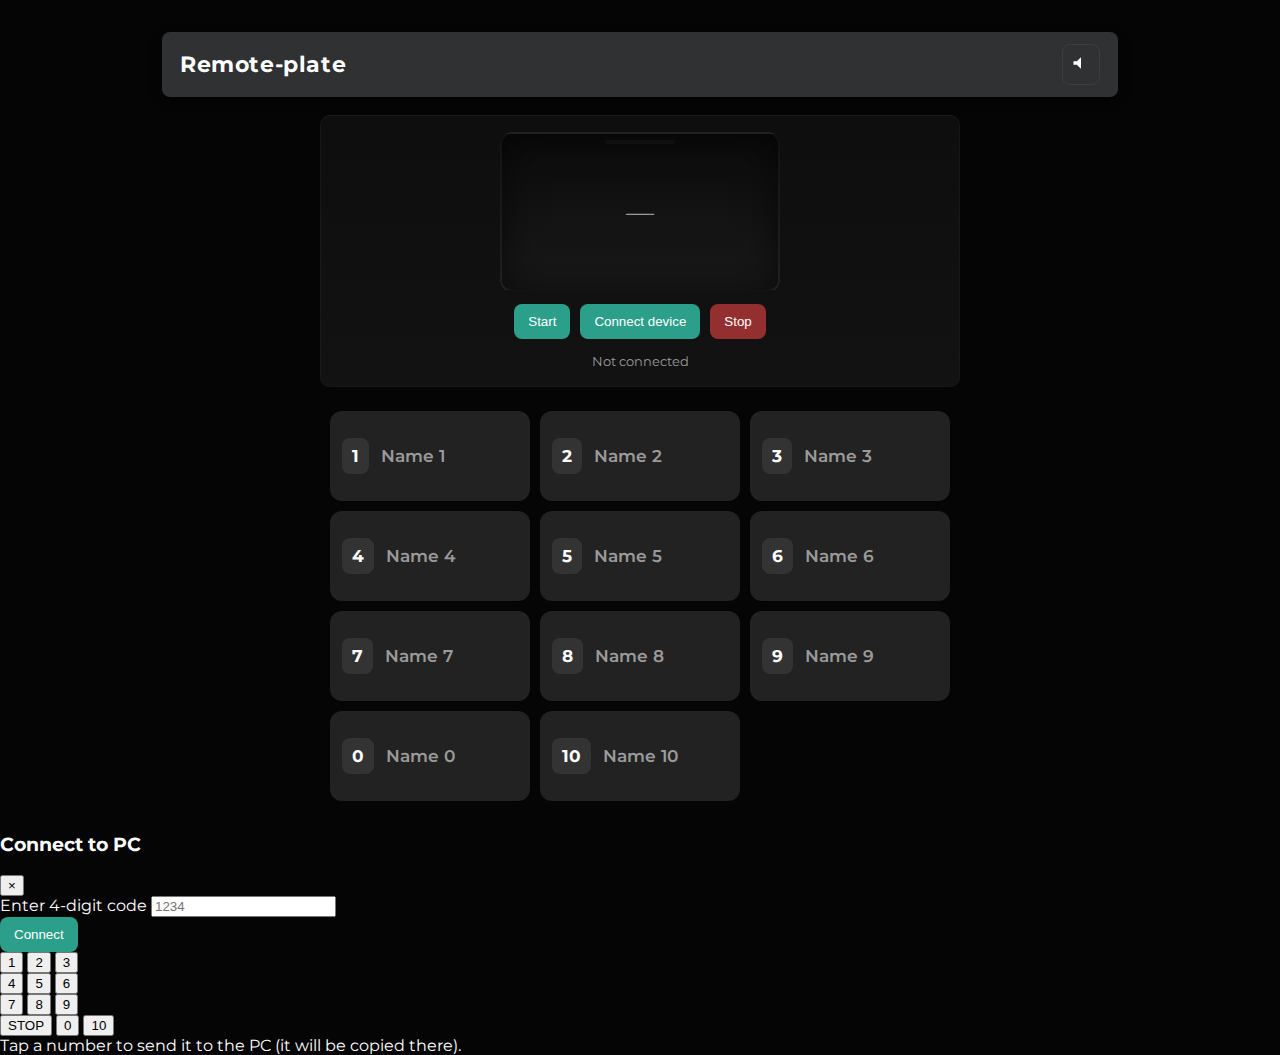
<file: remoteplate_app.html>
<!DOCTYPE html>
<html lang="es">

<head>
    <meta charset="utf-8" />
    <meta name="viewport" content="width=device-width,initial-scale=1" />
    <title>Remote-plate</title>
    <link rel="stylesheet" href="remote_styles.css" />
    <link href="https://fonts.googleapis.com/css2?family=Montserrat:wght@500;700&display=swap" rel="stylesheet">
    <script src="https://cdn.socket.io/4.8.1/socket.io.min.js"></script>

</head>

<body>
    <div class="container">
        <header class="header">
            <h1>Remote-plate</h1>
            <div class="header-controls">
                <button id="sound-toggle" class="icon-btn" title="Toggle sounds">
                    <img id="speaker-icon"
                        src="data:image/svg+xml;utf8,<svg xmlns='http://www.w3.org/2000/svg' width='20' height='20' viewBox='0 0 24 24' fill='white'><path d='M3 10v4h4l5 5V5L7 10H3z'/></svg>"
                        alt="speaker" />
                </button>
            </div>
        </header>

        <main class="main-content">
            <section class="phone-box">
                <div class="phone-visual">
                    <div class="phone-screen">
                        <div id="pair-code" class="pair-code">—</div>
                    </div>
                </div>

                <div class="phone-controls">
                    <button id="start-btn" class="primary-btn">Start</button>
                    <button id="connect-btn" class="primary-btn">Connect device</button>
                    <button id="stop-btn" class="danger-btn">Stop</button>
                </div>

                <div class="connection-hint">
                    <small id="connection-status">Not connected</small>
                </div>
            </section>

            <section class="keypad">
                <div class="key" data-key="1"><span class="key-number">1</span><span class="key-title">Name 1</span>
                </div>
                <div class="key" data-key="2"><span class="key-number">2</span><span class="key-title">Name 2</span>
                </div>
                <div class="key" data-key="3"><span class="key-number">3</span><span class="key-title">Name 3</span>
                </div>
                <div class="key" data-key="4"><span class="key-number">4</span><span class="key-title">Name 4</span>
                </div>
                <div class="key" data-key="5"><span class="key-number">5</span><span class="key-title">Name 5</span>
                </div>
                <div class="key" data-key="6"><span class="key-number">6</span><span class="key-title">Name 6</span>
                </div>
                <div class="key" data-key="7"><span class="key-number">7</span><span class="key-title">Name 7</span>
                </div>
                <div class="key" data-key="8"><span class="key-number">8</span><span class="key-title">Name 8</span>
                </div>
                <div class="key" data-key="9"><span class="key-number">9</span><span class="key-title">Name 9</span>
                </div>
                <div class="key" data-key="0"><span class="key-number">0</span><span class="key-title">Name 0</span>
                </div>
                <div class="key" data-key="10"><span class="key-number">10</span><span class="key-title">Name 10</span>
                </div>
            </section>
        </main>
    </div>

    <!-- Modal para edición -->
    <div id="modal" class="modal">
        <div class="modal-content">
            <span id="close-modal" class="close-btn">&times;</span>
            <h2>Editar botón</h2>
            <input type="text" id="modal-input" placeholder="Nuevo título..." />
            <h3>Descripción (texto a copiar)</h3>
            <textarea id="modal-description"
                placeholder="Escribe la descripción que se copiará al portapapeles..."></textarea>
            <div style="text-align:right;margin-top:12px">
                <button id="save-title" class="primary-btn">Guardar</button>
            </div>
        </div>
    </div>

    <!-- Modal para conectar (smartphone) -->
    <div id="connect-modal" class="connect-modal" aria-hidden="true">
        <div class="connect-content">
            <div class="connect-header">
                <h3>Connect to PC</h3>
                <button id="connect-close" class="icon-close" title="Cerrar">&times;</button>
            </div>

            <div class="connect-body">
                <label for="connect-code">Enter 4-digit code</label>
                <input id="connect-code" type="tel" inputmode="numeric" pattern="[0-9]*" maxlength="4"
                    placeholder="1234" />
                <div class="connect-actions">
                    <button id="connect-confirm" class="primary-btn">Connect</button>
                </div>

                <div id="phone-keypad" class="phone-keypad" aria-hidden="true">
                    <!-- keypad buttons for smartphone mode (0..10) -->
                    <div class="pk-row">
                        <button class="pk" data-key="1">1</button>
                        <button class="pk" data-key="2">2</button>
                        <button class="pk" data-key="3">3</button>
                    </div>
                    <div class="pk-row">
                        <button class="pk" data-key="4">4</button>
                        <button class="pk" data-key="5">5</button>
                        <button class="pk" data-key="6">6</button>
                    </div>
                    <div class="pk-row">
                        <button class="pk" data-key="7">7</button>
                        <button class="pk" data-key="8">8</button>
                        <button class="pk" data-key="9">9</button>
                    </div>
                    <div class="pk-row">
                        <button class="pk special" id="pk-stop">STOP</button>
                        <button class="pk" data-key="0">0</button>
                        <button class="pk" data-key="10">10</button>
                    </div>
                </div>

                <div id="phone-keypad-hint" class="hint">Tap a number to send it to the PC (it will be copied there).
                </div>
            </div>
        </div>
    </div>

    <!-- feedback sound (optional) -->
    <audio id="copy-sound" src="" preload="auto"></audio>

    <script src="remote_script.js"></script>
</body>

</html>
</file>
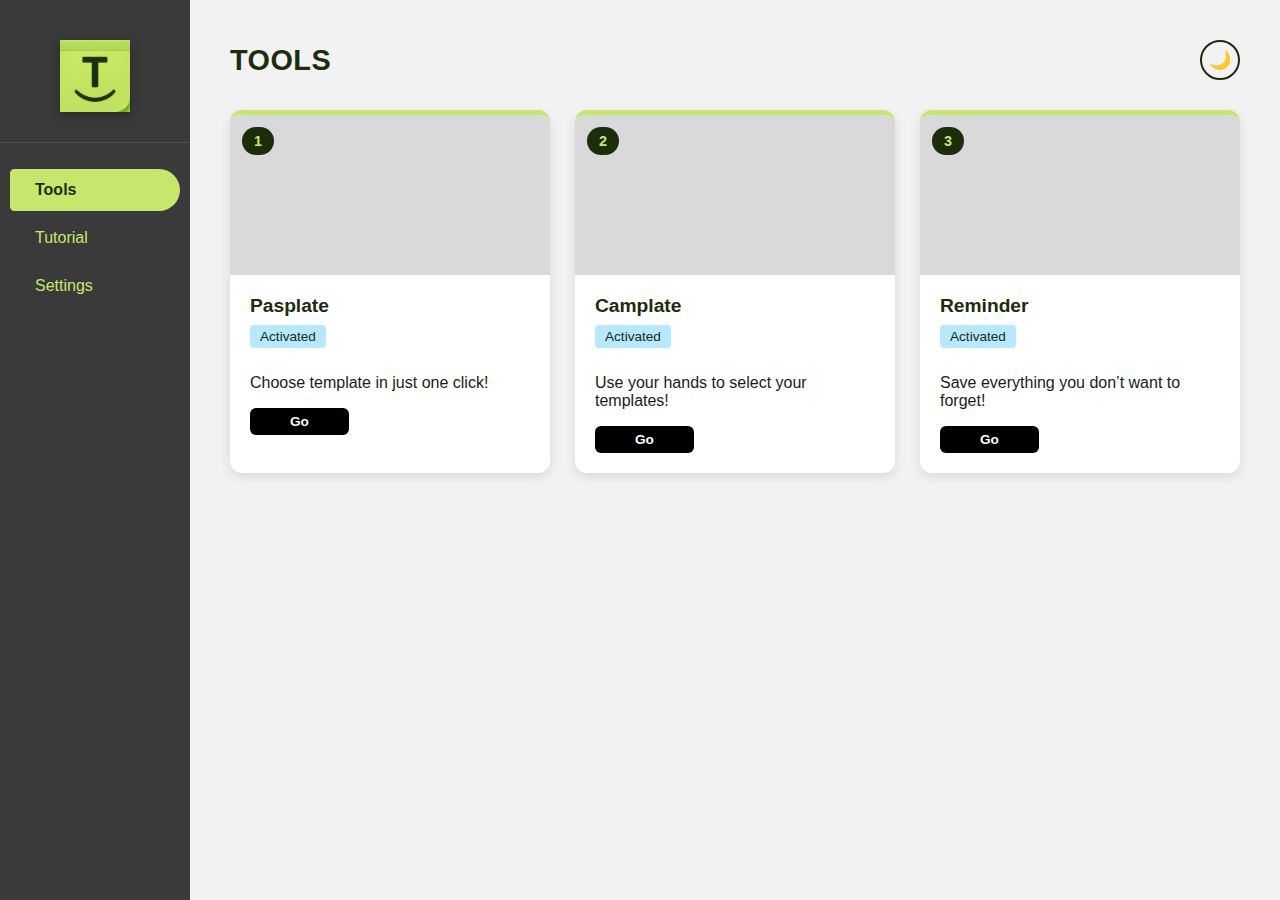
<file: tools.html>
<!DOCTYPE html>
<html lang="es">


<!-- Cambio antes de agregar secciones-->


<head>
    <meta charset="UTF-8">
    <meta name="viewport" content="width=device-width, initial-scale=1.0">
    <link rel="icon" type="image/png" href="logo_v5.png">
    <title>Timeplate - Tools</title>
    <style>
        /* Estilo del link del logo */
        #logo-link {
            display: flex;
            align-items: center;
            text-decoration: none;
        }

        /* Logo */
        #logo {
            width: 70px;
            height: auto;
            user-select: none;
            pointer-events: none;
            align-items: center;
        }

        :root {
            /* Modo claro */
            --main-bg: #f2f2f2;
            --medium-gray: #d9d9d9;
            --dark-gray: #3a3a3a;
            --lime: #c5e86c;
            --forest: #1b2d0b;
            --text-main: #1b1b1b;
            --card-bg: #ffffff;
        }

        body.dark-mode {
            /* Modo oscuro */
            --main-bg: #1e1e1e;
            --medium-gray: #2c2c2c;
            --dark-gray: #121212;
            --text-main: #e5e5e5;
            --card-bg: #2a2a2a;
        }

        * {
            box-sizing: border-box;
            transition: background 0.5s ease, color 0.5s ease, border 0.5s ease;
        }

        body {
            font-family: 'Inter', sans-serif;
            margin: 0;
            padding: 0;
            background-color: var(--main-bg);
            color: var(--text-main);
            overflow-x: hidden;
        }

        .app-container {
            display: grid;
            grid-template-columns: 190px 1fr;
            min-height: 100vh;
            background-color: var(--main-bg);
        }

        /* Sidebar */
        .sidebar {
            background-color: var(--dark-gray);
            color: var(--lime);
            padding: 20px 0;
            display: flex;
            flex-direction: column;
            align-items: center;
            box-shadow: 4px 0 12px rgba(0, 0, 0, 0.2);
        }

        .logo {
            text-align: center;
            padding: 20px 60px 20px;
            border-bottom: 1px solid rgba(255, 255, 255, 0.1);
        }

        .logo img {
            width: 80px;
            margin-bottom: 10px;
            filter: drop-shadow(0 3px 5px rgba(0, 0, 0, 0.3));
        }

        .logo h1 {
            margin: 0;
            font-size: 1.5rem;
            color: var(--lime);
            letter-spacing: 1px;
        }

        .logo span {
            font-size: 0.8rem;
            opacity: 0.8;
            color: var(--lime);
        }

        .nav-menu {
            width: 100%;
            margin-top: 20px;
        }

        .nav-item {
            padding: 12px 25px;
            margin: 6px 10px;
            border-radius: 10px 50px 50px 10px;
            cursor: pointer;
            transition: all 0.3s ease;
            font-weight: 500;
            color: var(--lime);
        }

        .nav-item:hover {
            background-color: rgba(145, 199, 9, 0.15);
        }

        .nav-item.active {
            background-color: var(--lime);
            color: var(--forest);
            font-weight: 600;
        }

        /* Main content */
        .main-content {
            padding: 40px;
            background-color: var(--main-bg);
            position: relative;
            overflow: hidden;
        }

        .header {
            display: flex;
            justify-content: space-between;
            align-items: center;
            margin-bottom: 30px;
        }

        .page-title h2 {
            margin: 0;
            font-size: 1.8rem;
            color: var(--forest);
            font-weight: 700;
            letter-spacing: 0.5px;
        }

        body.dark-mode .page-title h2 {
            color: var(--lime);
        }

        .user-actions {
            display: flex;
            gap: 15px;
            align-items: center;
        }

        .btn {
            padding: 8px 18px;
            border-radius: 6px;
            border: none;
            cursor: pointer;
            font-weight: 600;
            transition: all 0.3s ease;
        }

        .btn-primary {
            background-color: var(--forest);
            color: var(--lime);
            box-shadow: 0 3px 6px rgba(0, 0, 0, 0.2);
        }

        .btn-secondary {
            background-color: var(--lime);
            color: var(--forest);
            box-shadow: 0 3px 6px rgba(0, 0, 0, 0.15);
        }

        .btn:hover {
            opacity: 0.9;
            transform: translateY(-2px);
        }

        /* Botón de modo day / night  */
        .mode-toggle {
            background-color: transparent;
            border: 2px solid var(--forest);
            color: var(--forest);
            border-radius: 50%;
            width: 40px;
            height: 40px;
            cursor: pointer;
            font-size: 18px;
            position: relative;
            overflow: hidden;
            z-index: 2;
        }

        .mode-toggle:hover {
            background-color: var(--forest);
            color: var(--lime);
        }

        body.dark-mode .mode-toggle {
            border-color: var(--lime);
            color: var(--lime);
        }

        body.dark-mode .mode-toggle:hover {
            background-color: var(--lime);
            color: var(--forest);
        }

        /* Ripple Effect for theme switch */
        .ripple {
            position: absolute;
            border-radius: 50%;
            transform: scale(0);
            animation: ripple 0.8s linear;
            background-color: rgba(197, 232, 108, 0.5);
            pointer-events: none;
        }

        @keyframes ripple {
            to {
                transform: scale(12);
                opacity: 0;
            }
        }

        /* Card grid */
        .camera-grid {
            display: grid;
            grid-template-columns: repeat(auto-fill, minmax(300px, 1fr));
            gap: 25px;
        }

        .camera-card {
            background-color: var(--card-bg);
            border-radius: 12px;
            overflow: hidden;
            box-shadow: 0 4px 12px rgba(0, 0, 0, 0.1);
            transition: all 0.3s ease;
            border-top: 5px solid var(--lime);
        }

        .camera-card:hover {
            transform: translateY(-6px);
            box-shadow: 0 6px 16px rgba(0, 0, 0, 0.15);
        }

        .camera-preview {
            height: 160px;
            background-color: var(--medium-gray);
            position: relative;
        }

        .camera-number {
            position: absolute;
            top: 12px;
            left: 12px;
            background-color: var(--forest);
            color: var(--lime);
            padding: 6px 12px;
            border-radius: 20px;
            font-size: 0.9rem;
            font-weight: 600;
        }

        .camera-info {
            padding: 20px;
        }

        .camera-name {
            margin: 0 0 8px;
            font-size: 1.2rem;
            color: var(--forest);
            font-weight: 600;
        }

        body.dark-mode .camera-name {
            color: var(--lime);
        }

        .camera-status {
            display: inline-block;
            padding: 4px 10px;
            border-radius: 4px;
            font-size: 0.85rem;
            margin-bottom: 10px;
            background-color: rgba(0, 174, 255, 0.288);
            /* background-color: rgba(189, 232, 108, 0.582);*/
            color: var(--forest);
            font-weight: 500;
        }

        .camera-actions {
            display: flex;
            gap: 10px;
            margin-top: 12px;
        }

        .action-btn {
            padding: 6px 40px;
            font-size: 0.85rem;
            border-radius: 6px;
            cursor: pointer;
            border: none;
            transition: all 0.2s ease;
            font-weight: 600;
        }

        .view-btn {
            background-color: rgb(0, 0, 0);
            color: rgb(255, 255, 255);

            /*  background-color: var(--forest); */
            /* color: var(--lime); */
        }

        .view-btn:hover {
            background-color: rgb(0, 38, 255);
            color: rgb(255, 255, 255);

            /*background-color: var(--forest); */
            /* color: var(--lime); */
        }

        /* Responsive */
        @media (max-width: 768px) {
            .app-container {
                grid-template-columns: 1fr;
            }

            .sidebar {
                flex-direction: row;
                justify-content: space-between;
                padding: 10px 20px;
            }

            .nav-menu {
                display: flex;
                gap: 10px;
                overflow-x: auto;
            }

            .main-content {
                padding: 20px;
            }
        }
    </style>
</head>

<body>
    <div class="app-container">
        <!-- Sidebar -->
        <div class="sidebar">

            <div class="logo">
                <a href="../index.html" id="logo-link">
                    <img src="logo_v5.png" alt="Timeplate Logo" id="logo">
                </a>

            </div>

            <div class="nav-menu">
                <div class="nav-item active">Tools</div>
                <div class="nav-item">Tutorial</div>
                <div class="nav-item">Settings</div>
            </div>
        </div>

        <!-- Main Content -->
        <div class="main-content">
            <div class="header">
                <div class="page-title">
                    <h2>TOOLS</h2>
                </div>
                <div class="user-actions">
                    <button class="mode-toggle" id="modeToggle">🌙</button>
                    <!--<button class="btn btn-secondary">Button1</button>
                    <button class="btn btn-primary">Button2</button> -->
                </div>
            </div>

            <!-- Boton 1 -->
            <div class="camera-grid">
                <div class="camera-card">
                    <div class="camera-preview"><span class="camera-number">1</span></div>
                    <div class="camera-info">
                        <h3 class="camera-name">Pasplate</h3>
                        <span class="camera-status">Activated</span>
                        <p>Choose template in just one click!</p>
                        <div class="camera-actions">
                            <a href="/Pasplate/pasplate_app.html"><button class="action-btn view-btn">Go</button></a>
                        </div>
                    </div>
                </div>

                <!-- Boton 2 -->
                <div class="camera-card">
                    <div class="camera-preview"><span class="camera-number">2</span></div>
                    <div class="camera-info">
                        <h3 class="camera-name">Camplate</h3>
                        <span class="camera-status">Activated</span>
                        <p>Use your hands to select your templates!</p>
                        <div class="camera-actions">
                            <a href="/Camplate/timecam_app.html"><button class="action-btn view-btn">Go</button></a>
                        </div>
                    </div>
                </div>

                <!-- Boton 3 -->
                <div class="camera-card">
                    <div class="camera-preview"><span class="camera-number">3</span></div>
                    <div class="camera-info">
                        <h3 class="camera-name">Reminder</h3>
                        <span class="camera-status">Activated</span>
                        <p>Save everything you don’t want to forget!</p>
                        <div class="camera-actions">
                            <a href="/Reminder/reminder_app.html"><button class="action-btn view-btn">Go</button></a>
                        </div>
                    </div>
                </div>

            </div>
        </div>
    </div>
    </div>

    <script>
        const toggleBtn = document.getElementById('modeToggle');
        const body = document.body;
        const currentMode = localStorage.getItem('theme');

        if (currentMode === 'dark') {
            body.classList.add('dark-mode');
            toggleBtn.textContent = 'L';
        }
        //Emojis ☀️ & 🌙 
        toggleBtn.addEventListener('click', (e) => {
            // Efecto ripple
            const ripple = document.createElement('span');
            ripple.classList.add('ripple');
            const rect = e.target.getBoundingClientRect();
            ripple.style.left = `${e.clientX - rect.left}px`;
            ripple.style.top = `${e.clientY - rect.top}px`;
            e.target.appendChild(ripple);

            setTimeout(() => ripple.remove(), 800);

            // Alternar tema
            body.classList.toggle('dark-mode');
            const isDark = body.classList.contains('dark-mode');
            toggleBtn.textContent = isDark ? 'L' : 'D';
            localStorage.setItem('theme', isDark ? 'dark' : 'light');
        });
    </script>
</body>

</html>
</file>
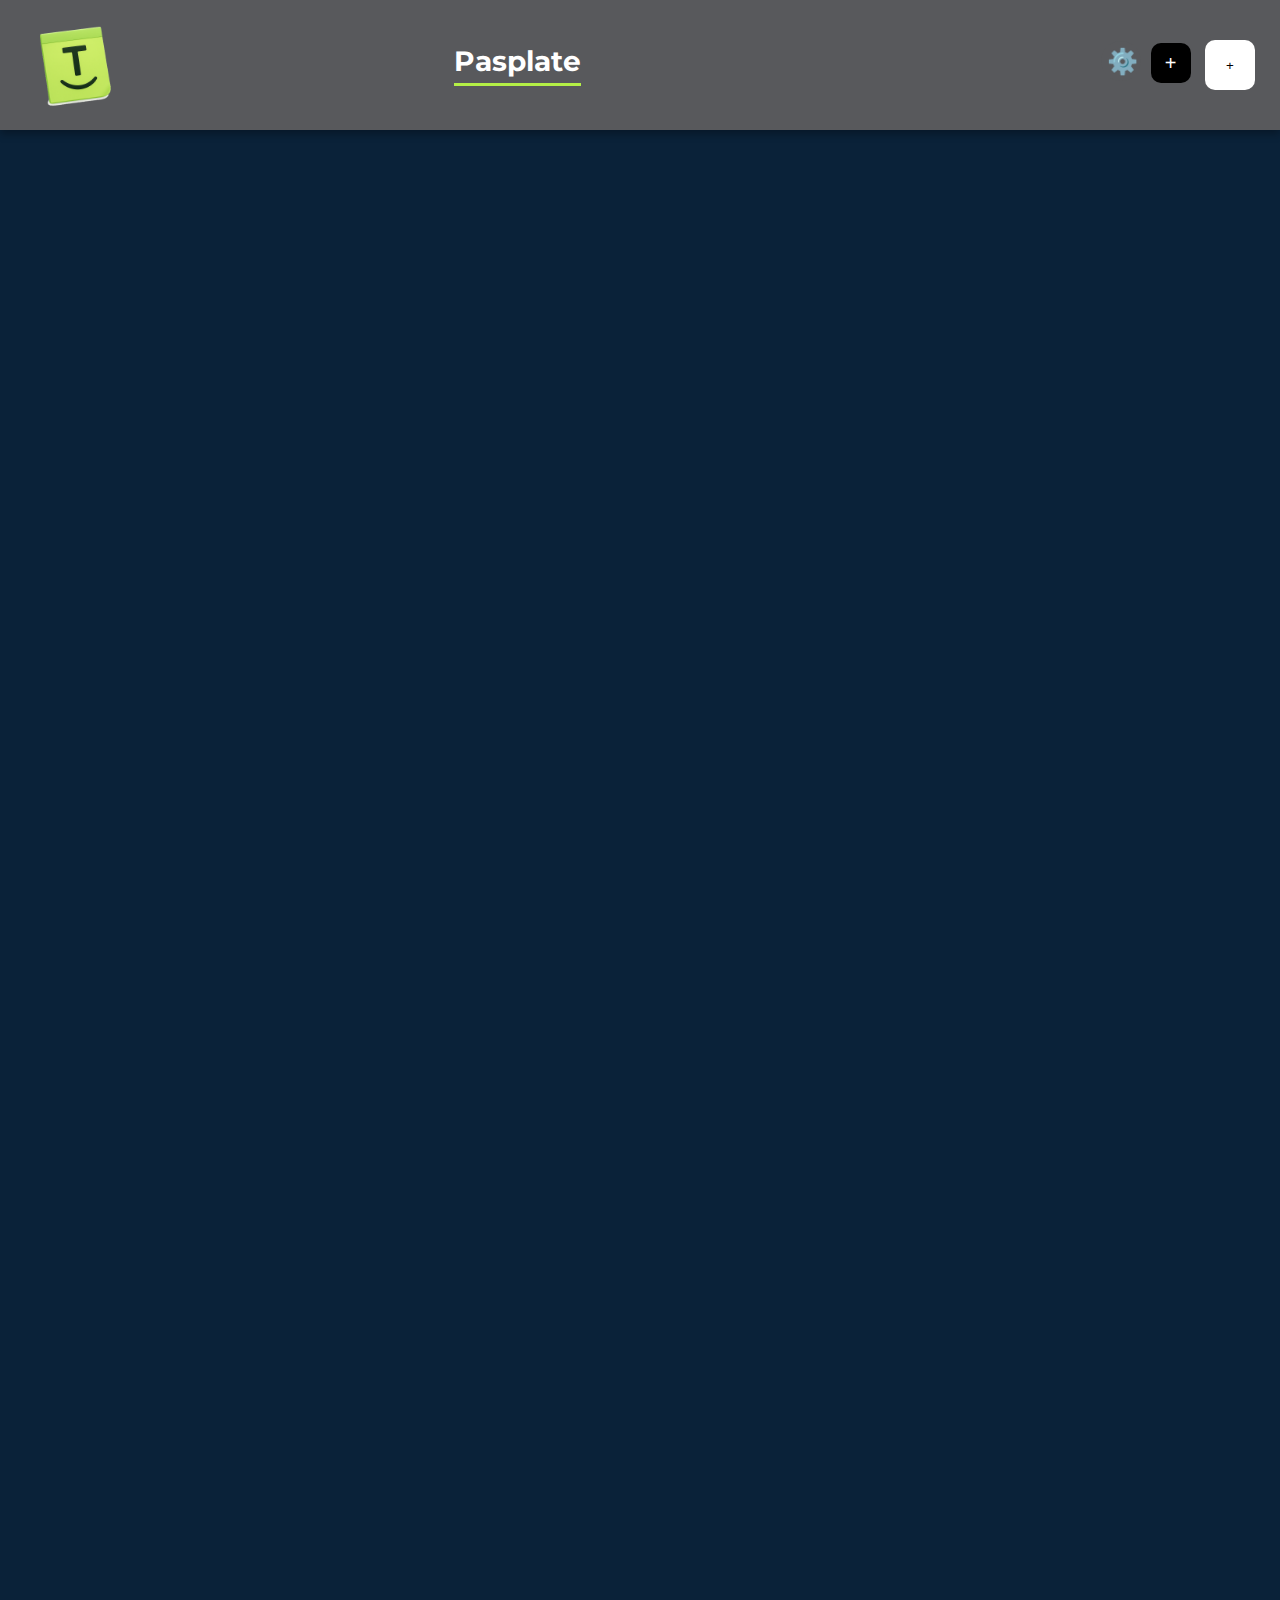
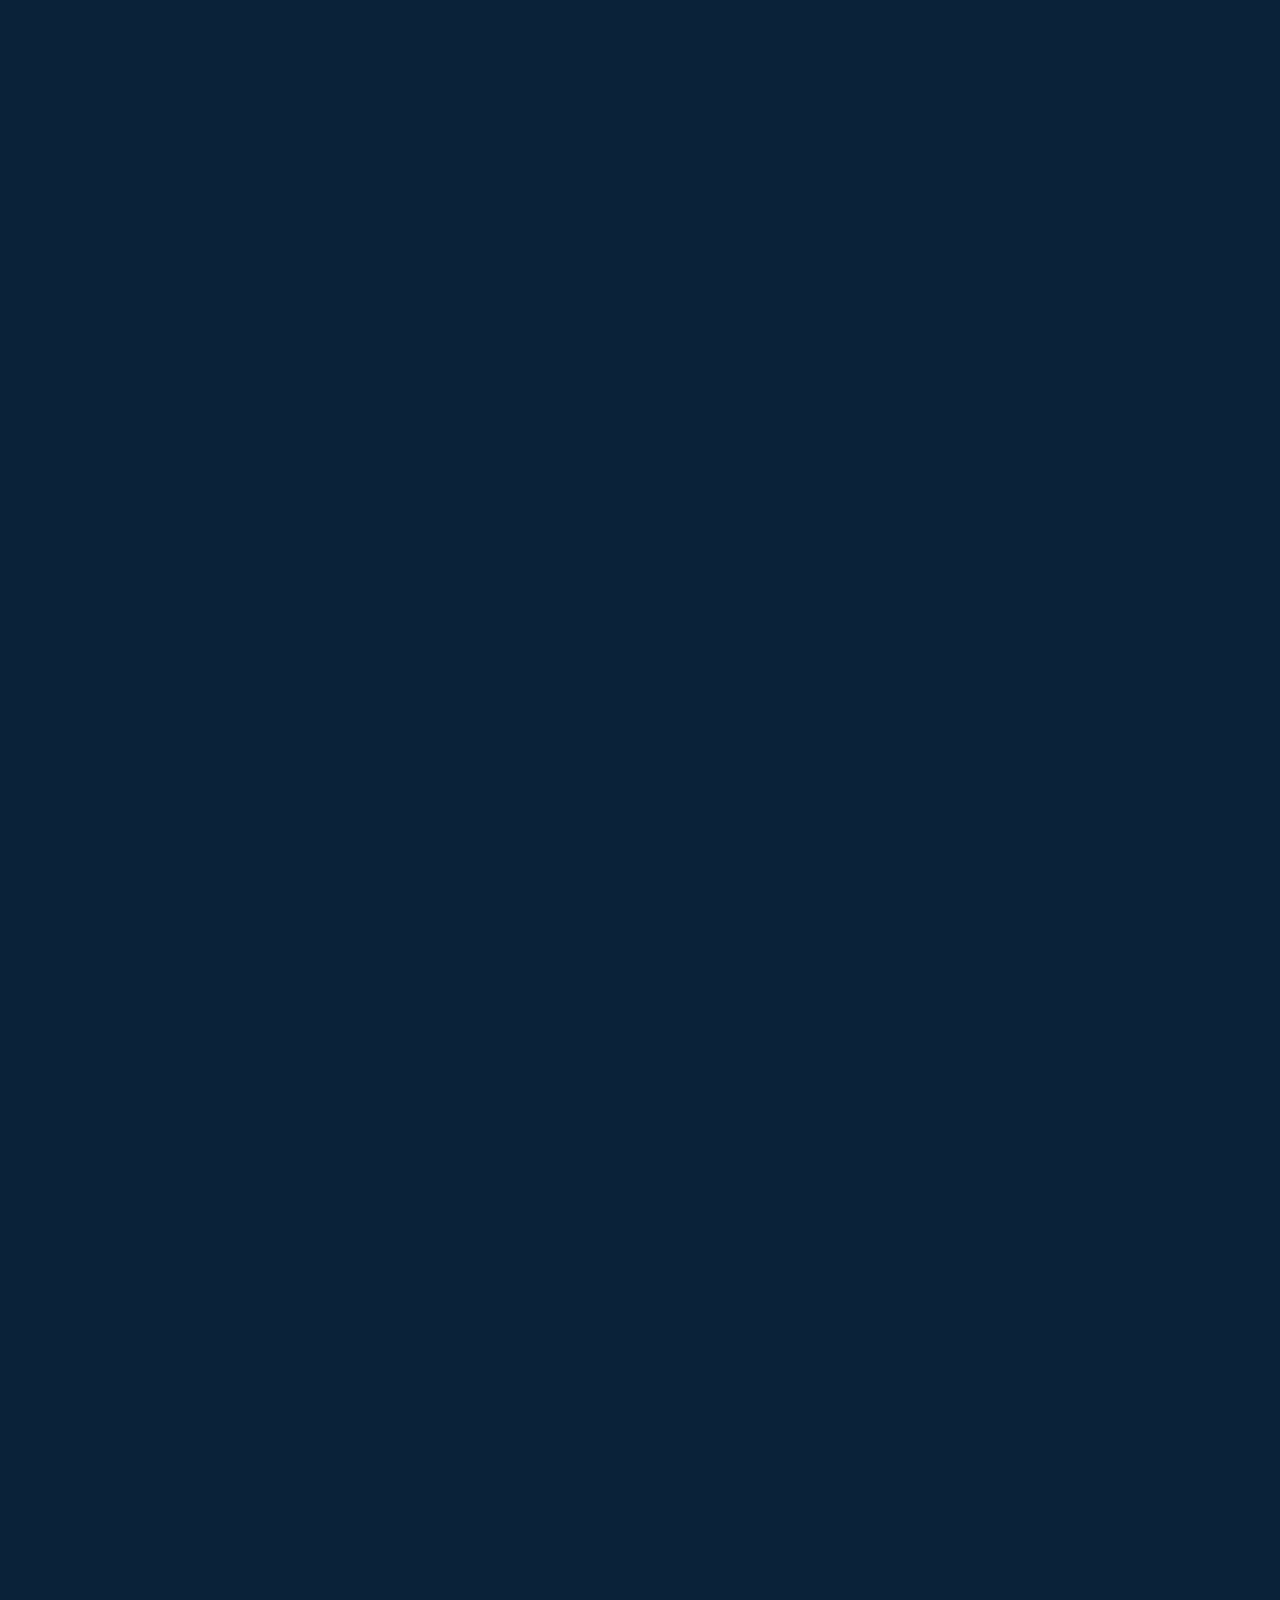
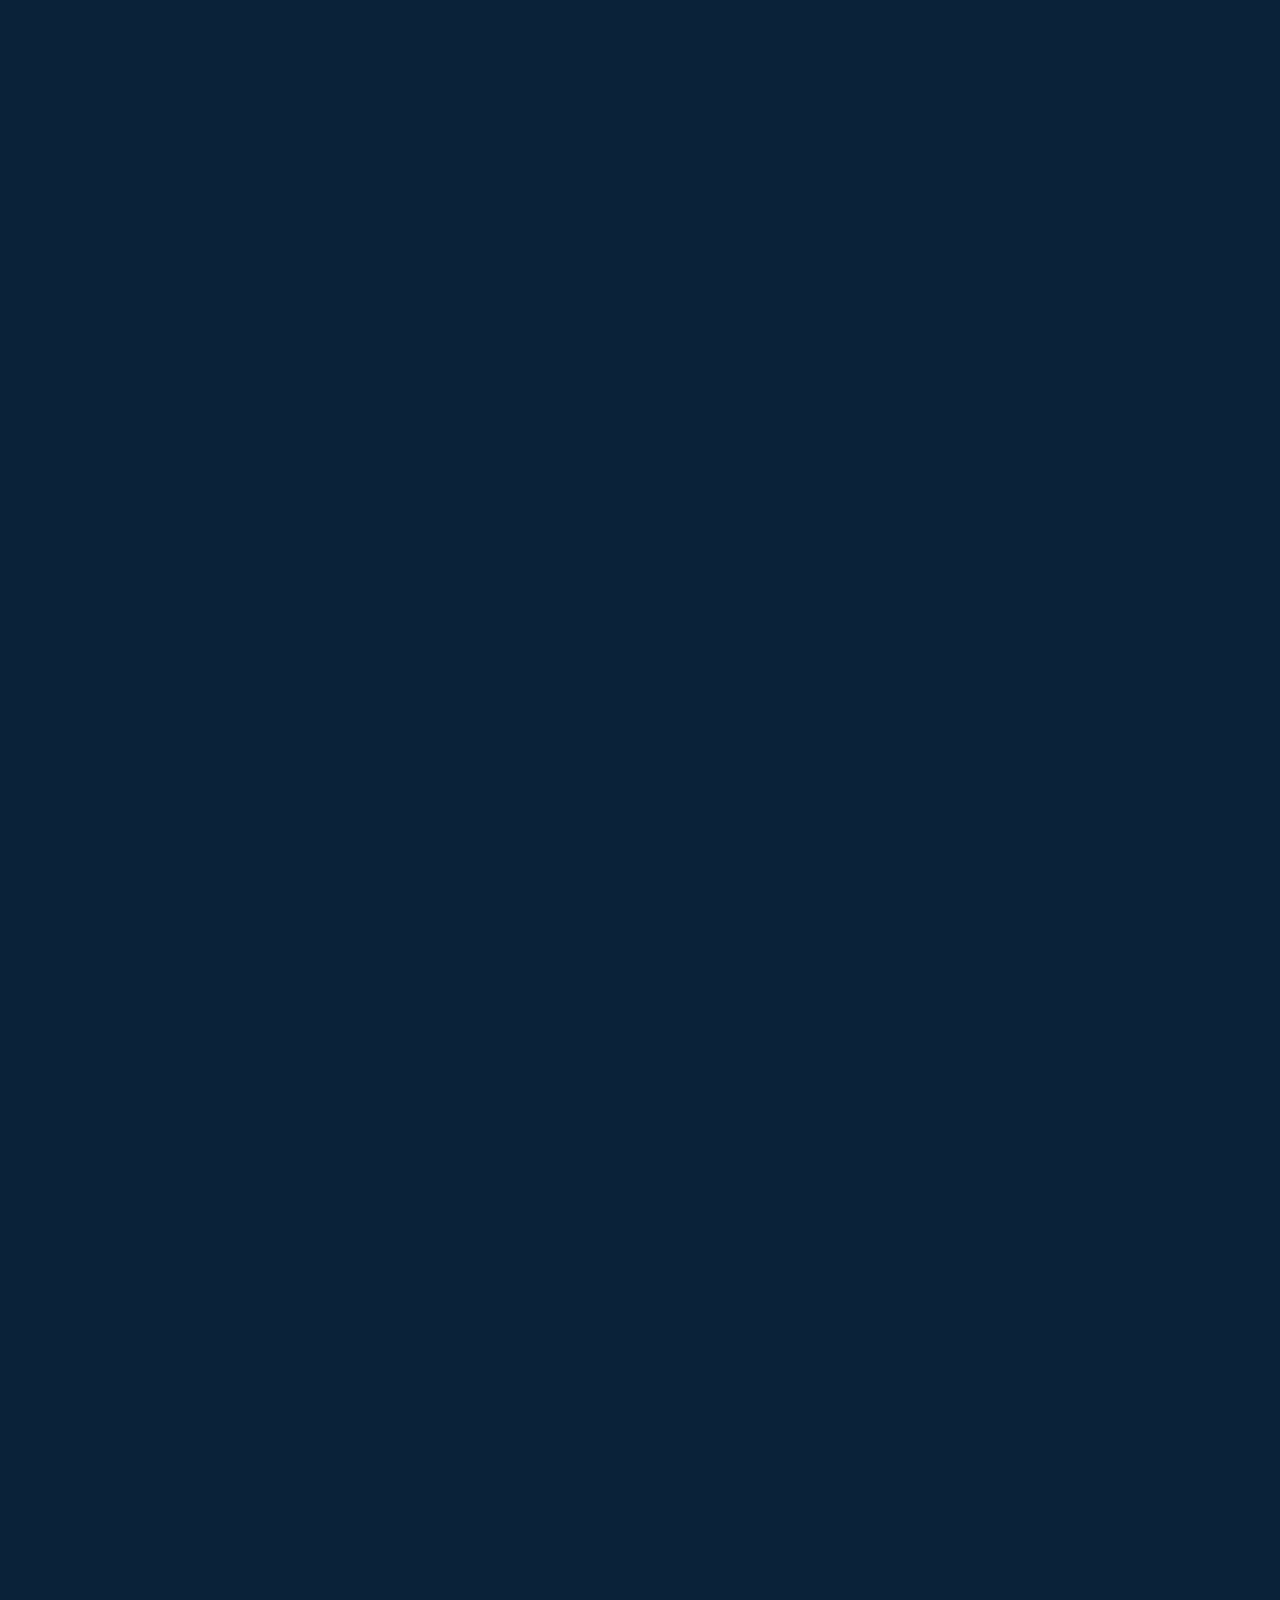
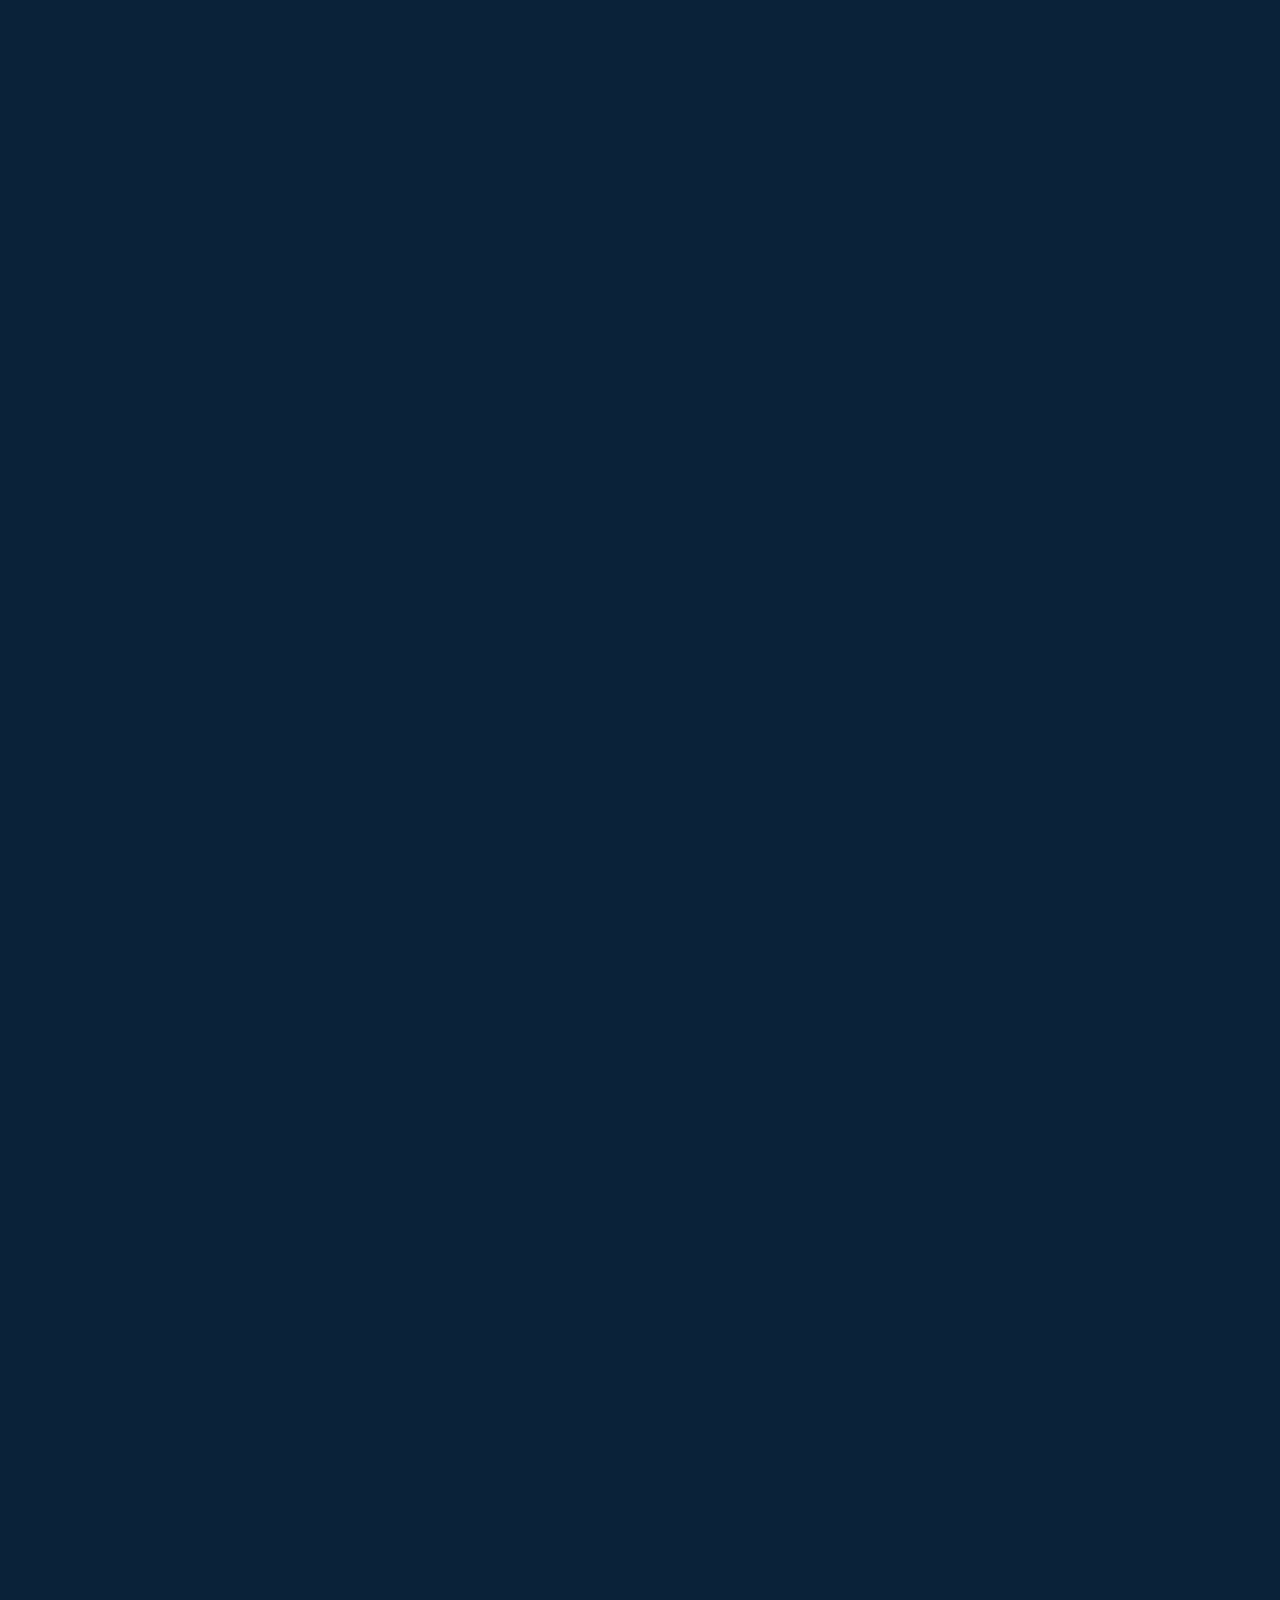
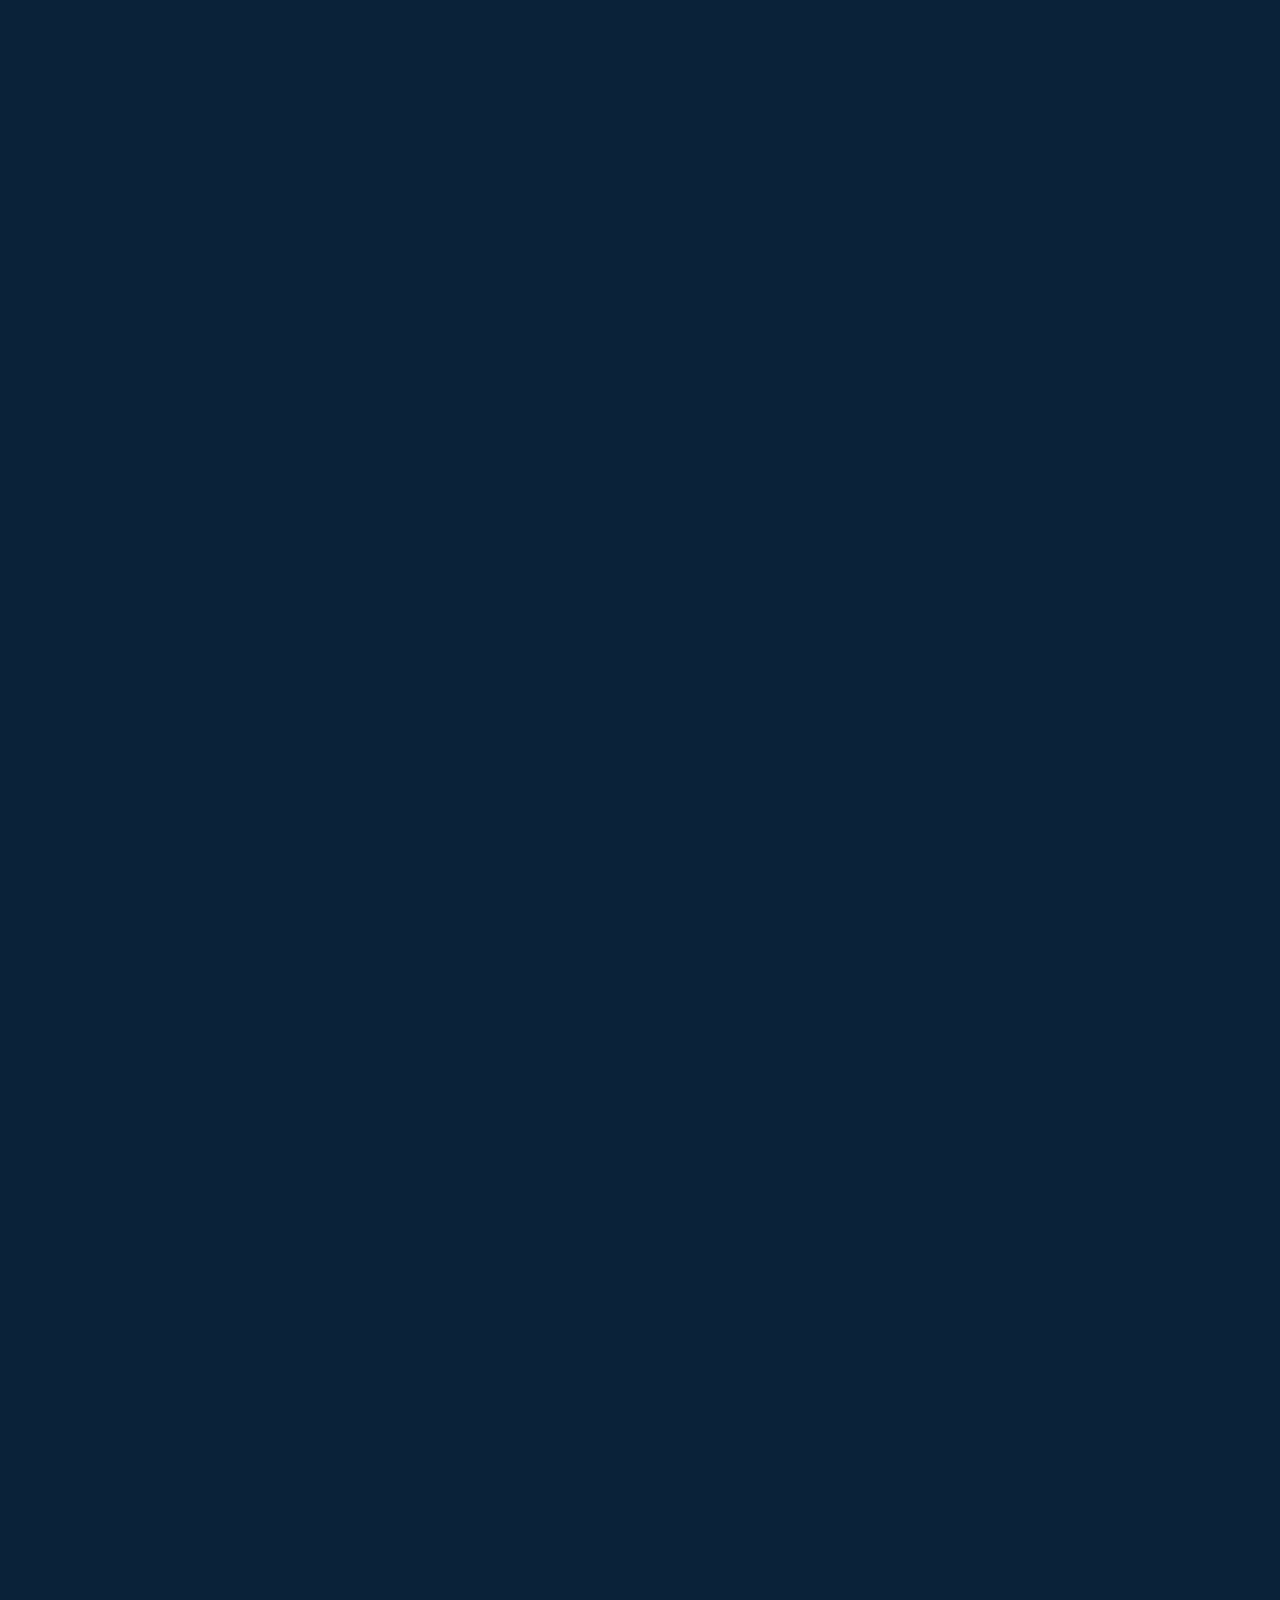
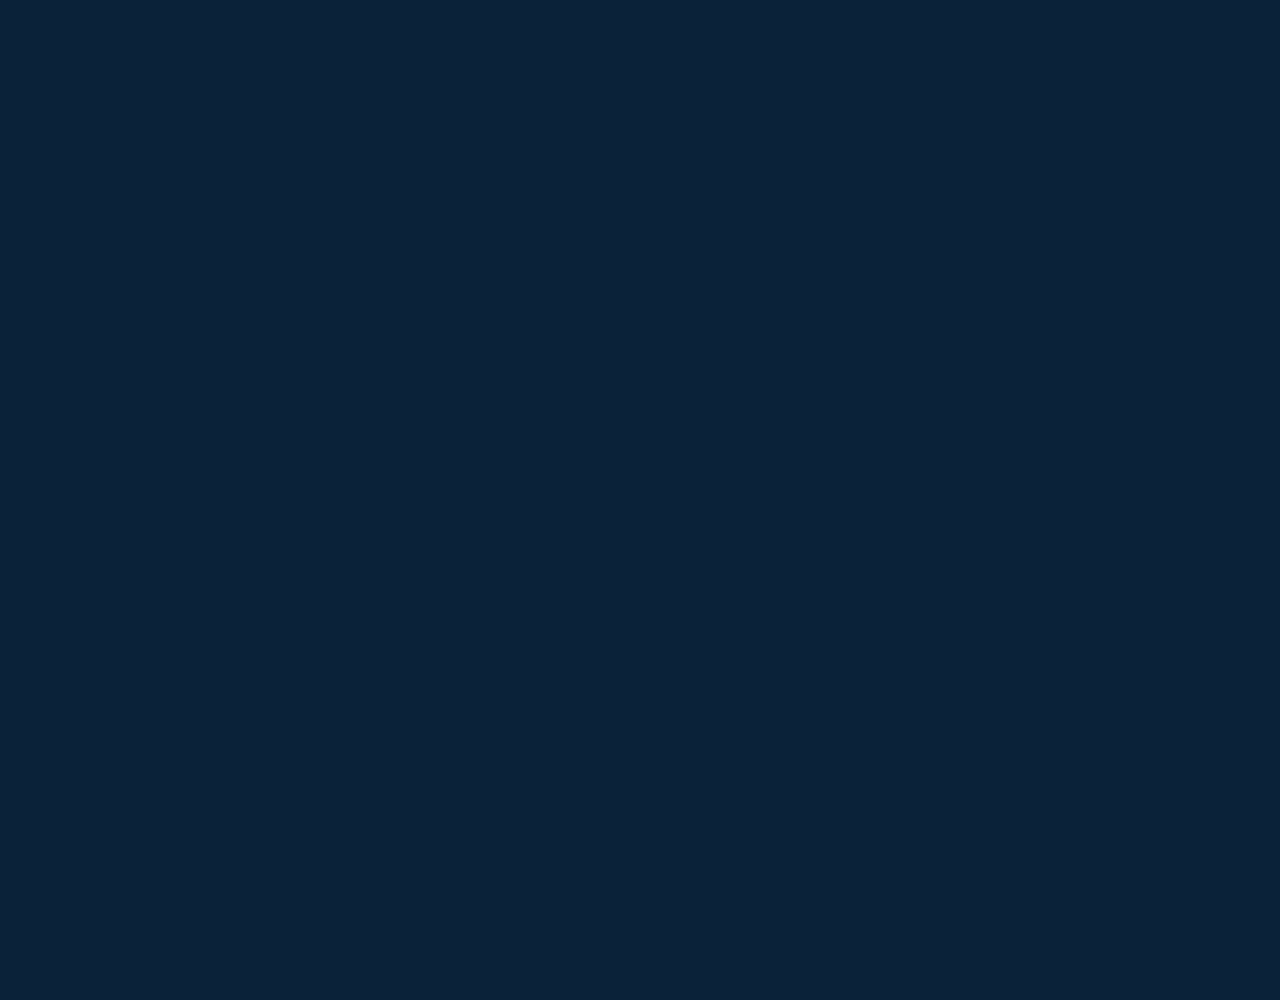
<file: Pasplate/pasplate_app.html>
<!DOCTYPE html>
<html lang="en">

<head>
    <meta charset="UTF-8">
    <meta name="viewport" content="width=device-width, initial-scale=1.0">
    <title>Timeplate - Tool 1</title>
    <link rel="icon" type="image/png" href="/logo_v5.png">
    <link rel="stylesheet" href="pas-styles.css">


    <!-- Montserrat -->
    <link href="https://fonts.googleapis.com/css2?family=Montserrat:wght@600;700&display=swap" rel="stylesheet">

    <!-- Roboto Slab -->
    <link href="https://fonts.googleapis.com/css2?family=Roboto+Slab:wght@600&display=swap" rel="stylesheet">

    <!-- Poppins -->
    <link href="https://fonts.googleapis.com/css2?family=Poppins:wght@600&display=swap" rel="stylesheet">

</head>

<body>
    <div id="main-container">
        <div id="header">
            <img src="/logo_v4.png" alt="Logo de Timeplate" id="logo">
            <h1>Pasplate</h1>

            <div>
                <button id="add-line-box-btn">+</button>
                <button id="add-box-btn">+</button>
            </div>

        </div>
        <div id="workspace"></div>

        <!-- Selector de color profesional (oculto inicialmente) -->
        <div id="color-picker" class="color-picker">
            <div class="color-picker-header">
                <h3>Seleccionar color</h3>
                <button id="close-color-picker">×</button>
            </div>
            <div class="color-picker-body">
                <div class="color-spectrum" id="color-spectrum"></div>
                <div class="color-controls">
                    <input type="color" id="custom-color" value="#ffffff">
                    <div class="color-preview" id="color-preview"></div>
                </div>
            </div>
        </div>
    </div>
    <script src="pas-script.js"></script>
</body>

</html>
</file>
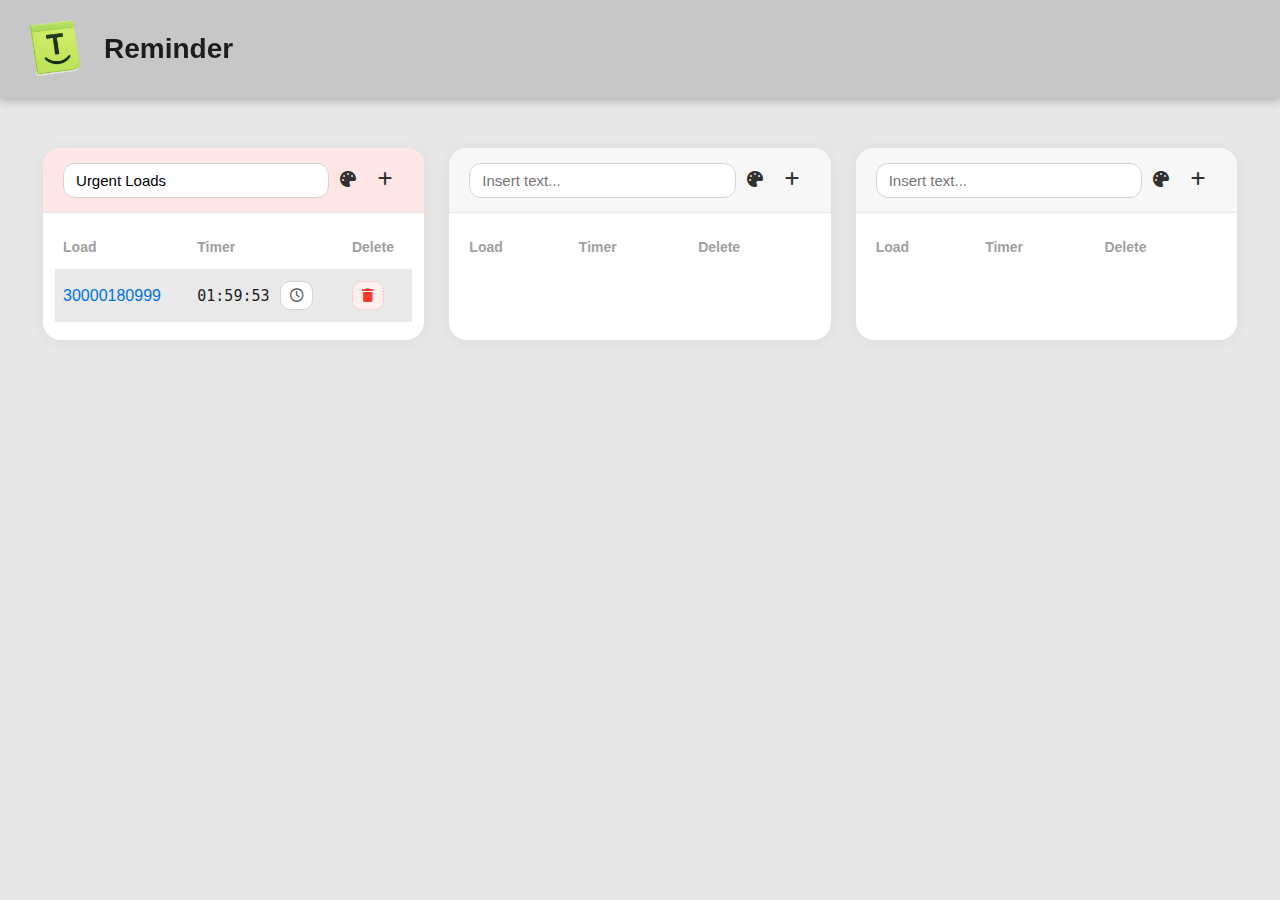
<file: Reminder/reminder_app.html>
<!DOCTYPE html>
<html lang="en">

<head>
    <meta charset="UTF-8">
    <meta name="viewport" content="width=device-width, initial-scale=1.0">
    <title>Timeplate - Tool 3</title>
    <link rel="icon" type="image/png" href="/logo_v5.png">
    <!--link rel="stylesheet" href="reminder_style.css"-->
    <link rel="stylesheet" href="https://cdnjs.cloudflare.com/ajax/libs/font-awesome/6.0.0-beta3/css/all.min.css">

    <style>
        /* ==========================
   APPLE MODERN CLEAN STYLE
   NUEVO ESTILO #1
========================== */

        body {
            font-family: -apple-system, BlinkMacSystemFont, "SF Pro Display", "SF Pro Text", Arial, sans-serif;
            margin: 0;
            padding: 0;
            background-color: #f2f2f2;
            /* Apple gray background */
            color: #1c1c1e;
        }

        /* MAIN CONTAINER */
        #main-container {
            width: 100%;
            min-height: 100vh;
            background-color: #e9e8e8;
            display: flex;
            flex-direction: column;
        }

        /* HEADER */
        #header {
            display: flex;
            justify-content: space-between;
            align-items: center;
            background: #bebebecc;
            /* semitransparent white like macOS toolbar */
            backdrop-filter: blur(20px);
            padding: 12px 20px;
            box-shadow: 0 2px 10px rgba(0, 0, 0, 0.288);
            position: sticky;
            top: 0;
            z-index: 10;
            margin-bottom: 25px;
        }

        /* LOGO + TITLE */
        #branding {
            display: flex;
            align-items: center;
            gap: 14px;
        }

        #branding h1 {
            margin: 0;
            font-size: 28px;
            font-weight: 600;
            color: #1c1c1e;
            font-family: "SF Pro Display", sans-serif;
        }

        #logo {
            width: 70px;
            height: auto;
            user-select: none;
        }

        /* CONTAINER OF SECTIONS */
        .container {
            display: flex;
            flex-wrap: wrap;
            gap: 25px;
            justify-content: center;
            padding: 25px;
        }

        /* EACH SECTION */
        .section {
            background-color: #ffffff;
            border-radius: 18px;
            box-shadow: 0 2px 18px rgba(0, 0, 0, 0.06);
            width: 31%;
            min-width: 320px;
            overflow: hidden;
            transition: transform 0.15s ease, box-shadow 0.2s ease;
        }

        /* Apple-like hover */
        .section:hover {
            transform: translateY(-3px);
            box-shadow: 0 4px 28px rgba(0, 0, 0, 0.1);
        }

        /* SECTION HEADER */
        .header {
            display: flex;
            justify-content: space-between;
            align-items: center;
            padding: 14px 20px;
            background-color: #f7f7f7;
            border-bottom: 1px solid #e6e6e6;
        }

        .section-title {
            flex-grow: 1;
            padding: 8px 12px;
            border: 1px solid #d2d2d7;
            border-radius: 12px;
            font-size: 15px;
            transition: border 0.2s ease;
            background: #fff;
        }

        .section-title:focus {
            border-color: #0071e3;
            /* Apple blue */
            outline: none;
        }

        /* BUTTONS (color picker + add row) */
        .header-buttons {
            display: flex;
            gap: 0px;
        }

        .color-picker-btn,
        .add-row-btn {
            background: #f8f8f800;
            border: 1px solid #d2d2d700;
            cursor: pointer;
            font-size: 16px;
            color: #313131;
            padding: 8px 10px;
            border-radius: 10px;
            transition: background 0.2s ease, border 0.2s ease;
        }

        .color-picker-btn:hover,
        .add-row-btn:hover {
            background-color: #f2f2f7;
            border-color: #b3b3b3;
        }

        /* TABLE */
        .load-table {
            width: 100%;
            border-collapse: separate;
            border-spacing: 0 6px;
            padding: 12px;
        }

        .load-table th {
            background-color: transparent;
            padding: 8px;
            text-align: left;
            font-size: 14px;
            font-weight: 600;
            color: #a0a0a1;
        }

        .load-table td {
            padding: 12px 8px;
            background-color: #e9e9e9;
            border-radius: 0px;
        }

        /* LOAD NUMBER */
        .load-number {
            cursor: pointer;
            color: #0071e3;
            font-weight: 500;
        }

        .load-number:hover {
            text-decoration: underline;
        }

        /* TIMER */
        .timer-display {
            display: flex;
            align-items: center;
            gap: 10px;
        }

        .timer-btn {
            background: #ffffff;
            border: 1px solid #d2d2d7;
            cursor: pointer;
            color: #555;
            padding: 6px 9px;
            border-radius: 10px;
            transition: background 0.2s ease;
        }

        .timer-btn:hover {
            background-color: #f2f2f7;
        }

        /* DELETE BUTTON */
        .delete-btn {
            background: #fff0f0;
            border: 1px solid #ffd0d0;
            cursor: pointer;
            color: #ff3b30;
            /* Apple red */
            padding: 6px 9px;
            border-radius: 10px;
            transition: background 0.2s ease;
        }

        .delete-btn:hover {
            background-color: #ffe5e5;
        }

        /* MODAL */
        .modal {
            display: none;
            position: fixed;
            z-index: 100;
            left: 0;
            top: 0;
            width: 100%;
            height: 100%;
            background-color: rgba(0, 0, 0, 0.25);
            backdrop-filter: blur(6px);
        }

        .modal-content {
            background-color: #ffffff;
            margin: 15% auto;
            padding: 25px;
            border-radius: 18px;
            width: 320px;
            box-shadow: 0 4px 18px rgba(0, 0, 0, 0.2);
        }

        .close-modal {
            float: right;
            font-size: 35px;
            cursor: pointer;
            color: #6e6e73;
        }

        /* INPUTS */
        .form-group input {
            width: 100%;
            padding: 10px 1px;
            border: 1px solid #d2d2d7;
            border-radius: 12px;
            transition: border 0.2s ease;
            margin-bottom: 15px;
        }

        .form-group input:focus {
            border-color: #0071e3;
            outline: none;
        }

        /* OK BUTTON */
        .ok-btn {
            background-color: #0071e3;
            color: white;
            border: none;
            padding: 12px 0;
            border-radius: 12px;
            cursor: pointer;
            width: 100%;
            font-size: 16px;
            transition: background 0.2s ease;
            margin-top: 8px;
        }

        .ok-btn:hover {
            background-color: #003366;
        }

        /* COUNTDOWN */
        .countdown {
            font-family: "SF Mono", monospace;
            font-size: 15px;
            color: #1c1c1e;
        }

        .countdown.due {
            color: #ff3b30;
            /* Apple red */
            font-weight: 600;
        }

        /* BLINK */
        @keyframes blink {
            0% {
                background-color: #e9e9e9;
            }

            50% {
                background-color: #fff8d6;
            }

            100% {
                background-color: #e9e9e9;
            }
        }

        .blinking td {
            animation: blink 1s infinite;
        }
    </style>
</head>

<body>

    <div id="main-container">

        <div id="header">

            <!-- LOGO + TEXTO como bloque, ahora con LINK -->
            <div id="branding">
                <a href="../tools.html" id="logo-link">
                    <img src="/logo_v4.png" alt="Logo de Timeplate" id="logo">
                </a>
                <h1>Reminder</h1>
            </div>

        </div>


        <div class="container">
            <div class="section">
                <div class="header">
                    <input type="text" class="section-title" placeholder="Insert text...">
                    <div class="header-buttons">
                        <button class="color-picker-btn"><i class="fas fa-palette"></i></button>
                        <input type="color" class="color-picker" style="display: none;">
                        <button class="add-row-btn"><i class="fas fa-plus"></i></button>
                    </div>
                </div>
                <table class="load-table">
                    <thead>
                        <tr>
                            <th>Load</th>
                            <th>Timer</th>
                            <th>Delete</th>
                        </tr>
                    </thead>
                    <tbody>
                        <!-- Rows will be added here -->
                    </tbody>
                </table>
            </div>

            <div class="section">
                <div class="header">
                    <input type="text" class="section-title" placeholder="Insert text...">
                    <div class="header-buttons">
                        <button class="color-picker-btn"><i class="fas fa-palette"></i></button>
                        <input type="color" class="color-picker" style="display: none;">
                        <button class="add-row-btn"><i class="fas fa-plus"></i></button>
                    </div>
                </div>
                <table class="load-table">
                    <thead>
                        <tr>
                            <th>Load</th>
                            <th>Timer</th>
                            <th>Delete</th>
                        </tr>
                    </thead>
                    <tbody>
                        <!-- Rows will be added here -->
                    </tbody>
                </table>
            </div>

            <div class="section">
                <div class="header">
                    <input type="text" class="section-title" placeholder="Insert text...">
                    <div class="header-buttons">
                        <button class="color-picker-btn"><i class="fas fa-palette"></i></button>
                        <input type="color" class="color-picker" style="display: none;">
                        <button class="add-row-btn"><i class="fas fa-plus"></i></button>
                    </div>
                </div>
                <table class="load-table">
                    <thead>
                        <tr>
                            <th>Load</th>
                            <th>Timer</th>
                            <th>Delete</th>
                        </tr>
                    </thead>
                    <tbody>
                        <!-- Rows will be added here -->
                    </tbody>
                </table>
            </div>
        </div>

        <!-- Timer Modal -->
        <div class="modal" id="timerModal">
            <div class="modal-content">
                <span class="close-modal">&times;</span>
                <h3>Set Timer</h3>
                <div class="form-group">
                    <label for="loadNumber">Load Number:</label>
                    <input type="text" id="loadNumber" placeholder="Enter load number" required>
                </div>
                <div class="form-group">
                    <label for="timerDate">Date:</label>
                    <input type="date" id="timerDate" required>
                </div>
                <div class="form-group">
                    <label for="timerTime">Time:</label>
                    <input type="time" id="timerTime" required>
                </div>
                <button id="confirmTimer" class="ok-btn">OK</button>
            </div>
        </div>

        <script>
            document.addEventListener('DOMContentLoaded', function () {
                // Initialize sections from localStorage
                initializeSections();

                // Set up event listeners for all sections
                document.querySelectorAll('.section').forEach(section => {
                    setupSection(section);
                });

                // Check timers every second
                setInterval(checkTimers, 1000);
            });

            function setupSection(section) {
                const header = section.querySelector('.header');
                const colorPickerBtn = header.querySelector('.color-picker-btn');
                const colorPicker = header.querySelector('.color-picker');
                const addRowBtn = header.querySelector('.add-row-btn');
                const tableBody = section.querySelector('tbody');
                const sectionTitle = header.querySelector('.section-title');

                // Load section data from localStorage
                const sectionId = Array.from(document.querySelectorAll('.section')).indexOf(section);
                const savedData = JSON.parse(localStorage.getItem(`section-${sectionId}`)) || {};

                if (savedData.title) {
                    sectionTitle.value = savedData.title;
                }

                if (savedData.headerColor) {
                    header.style.backgroundColor = savedData.headerColor;
                }

                if (savedData.rows) {
                    savedData.rows.forEach(rowData => {
                        addTableRow(tableBody, rowData.loadNumber, rowData.timerEnd, rowData.isBlinking);
                    });
                }

                // Color picker functionality (now only applies to header)
                colorPickerBtn.addEventListener('click', () => {
                    colorPicker.click();
                });

                colorPicker.addEventListener('input', () => {
                    header.style.backgroundColor = colorPicker.value;
                    saveSectionData(section);
                });

                // Add row button
                addRowBtn.addEventListener('click', () => {
                    openTimerModal((loadNumber, date, time) => {
                        const timerEnd = new Date(`${date}T${time}`).getTime();
                        addTableRow(tableBody, loadNumber, timerEnd);
                        saveSectionData(section);
                    });
                });

                // Save title changes
                sectionTitle.addEventListener('change', () => {
                    saveSectionData(section);
                });
            }

            function addTableRow(tableBody, loadNumber, timerEnd, isBlinking = false) {
                const row = document.createElement('tr');
                row.dataset.timerEnd = timerEnd;

                if (isBlinking) {
                    row.classList.add('blinking');
                }

                // Load number cell
                const loadCell = document.createElement('td');
                loadCell.className = 'load-number';
                loadCell.textContent = loadNumber;
                loadCell.addEventListener('click', () => {
                    navigator.clipboard.writeText(loadNumber);
                    alert(`Copied: ${loadNumber}`);
                });

                // Timer cell
                const timerCell = document.createElement('td');
                const timerDisplay = document.createElement('div');
                timerDisplay.className = 'timer-display';

                const timerSpan = document.createElement('span');
                timerSpan.className = 'countdown';
                updateTimerDisplay(timerSpan, timerEnd);

                const timerBtn = document.createElement('button');
                timerBtn.className = 'timer-btn';
                timerBtn.innerHTML = '<i class="far fa-clock"></i>';
                timerBtn.addEventListener('click', () => {
                    openTimerModal((newLoadNumber, date, time) => {
                        const newTimerEnd = new Date(`${date}T${time}`).getTime();

                        // Update row data
                        row.dataset.timerEnd = newTimerEnd;
                        loadCell.textContent = newLoadNumber;

                        // Update blinking status
                        row.classList.remove('blinking');
                        if (newTimerEnd <= Date.now()) {
                            row.classList.add('blinking');
                        }

                        // Save changes
                        const section = tableBody.closest('.section');
                        saveSectionData(section);
                    }, timerEnd, loadNumber);
                });

                timerDisplay.appendChild(timerSpan);
                timerDisplay.appendChild(timerBtn);
                timerCell.appendChild(timerDisplay);

                // Delete cell
                const deleteCell = document.createElement('td');
                const deleteBtn = document.createElement('button');
                deleteBtn.className = 'delete-btn';
                deleteBtn.innerHTML = '<i class="fas fa-trash"></i>';
                deleteBtn.addEventListener('click', () => {
                    row.remove();
                    const section = tableBody.closest('.section');
                    saveSectionData(section);
                });
                deleteCell.appendChild(deleteBtn);

                // Assemble row
                row.appendChild(loadCell);
                row.appendChild(timerCell);
                row.appendChild(deleteCell);
                tableBody.appendChild(row);

                return row;
            }

            function openTimerModal(callback, existingTime = null, existingLoadNumber = '') {
                const modal = document.getElementById('timerModal');
                const closeBtn = document.querySelector('.close-modal');
                const confirmBtn = document.getElementById('confirmTimer');

                // Set existing values if provided
                document.getElementById('loadNumber').value = existingLoadNumber;

                if (existingTime) {
                    const date = new Date(existingTime);
                    document.getElementById('timerDate').value = date.toISOString().split('T')[0];
                    document.getElementById('timerTime').value = date.toTimeString().substring(0, 5);
                } else {
                    // Default to current time + 1 hour
                    const now = new Date();
                    now.setHours(now.getHours() + 1);
                    document.getElementById('timerDate').value = now.toISOString().split('T')[0];
                    document.getElementById('timerTime').value = now.toTimeString().substring(0, 5);
                }

                modal.style.display = 'block';

                closeBtn.onclick = function () {
                    modal.style.display = 'none';
                }

                confirmBtn.onclick = function () {
                    const loadNumber = document.getElementById('loadNumber').value;
                    const date = document.getElementById('timerDate').value;
                    const time = document.getElementById('timerTime').value;

                    if (loadNumber && date && time) {
                        callback(loadNumber, date, time);
                        modal.style.display = 'none';
                    } else {
                        alert('Please fill all fields');
                    }
                }

                window.onclick = function (event) {
                    if (event.target == modal) {
                        modal.style.display = 'none';
                    }
                }
            }

            function updateTimerDisplay(element, timerEnd) {
                const now = Date.now();
                const remaining = timerEnd - now;

                if (remaining <= 0) {
                    element.textContent = '00:00:00';
                    element.className = 'countdown due';
                } else {
                    // Calculate days, hours, minutes, seconds
                    const seconds = Math.floor(remaining / 1000);
                    const days = Math.floor(seconds / (3600 * 24));
                    const hours = Math.floor((seconds % (3600 * 24)) / 3600);
                    const mins = Math.floor((seconds % 3600) / 60);
                    const secs = Math.floor(seconds % 60);

                    // Format as HH:MM:SS or D:HH:MM:SS if days > 0
                    let timeStr = '';
                    if (days > 0) {
                        timeStr = `${days}d ${hours.toString().padStart(2, '0')}:${mins.toString().padStart(2, '0')}:${secs.toString().padStart(2, '0')}`;
                    } else {
                        timeStr = `${hours.toString().padStart(2, '0')}:${mins.toString().padStart(2, '0')}:${secs.toString().padStart(2, '0')}`;
                    }

                    element.textContent = timeStr;
                    element.className = 'countdown';

                    // Change color if less than 1 hour remaining
                    if (hours < 1) {
                        element.classList.add('due');
                    }
                }
            }

            function checkTimers() {
                const now = Date.now();

                document.querySelectorAll('.countdown').forEach(element => {

                    const row = element.closest('tr');
                    const timerEnd = parseInt(row.dataset.timerEnd);

                    // actualizar contador
                    updateTimerDisplay(element, timerEnd);

                    // activar alerta SOLO cuando llega a cero
                    if (now >= timerEnd) {

                        if (!row.classList.contains("blinking")) {
                            row.classList.add("blinking");
                        }

                    }
                });
            }

            function saveSectionData(section) {
                const sectionId = Array.from(document.querySelectorAll('.section')).indexOf(section);
                const header = section.querySelector('.header');
                const title = section.querySelector('.section-title').value;
                const headerColor = header.style.backgroundColor;

                const rows = [];
                section.querySelectorAll('tbody tr').forEach(row => {
                    const loadNumber = row.querySelector('.load-number').textContent;
                    const timerEnd = row.dataset.timerEnd;
                    const isBlinking = row.classList.contains('blinking');

                    rows.push({
                        loadNumber,
                        timerEnd,
                        isBlinking
                    });
                });

                const sectionData = {
                    title,
                    headerColor,
                    rows
                };

                localStorage.setItem(`section-${sectionId}`, JSON.stringify(sectionData));
            }

            function initializeSections() {
                // Check if this is the first load
                const hasData = localStorage.getItem('section-0') !== null;

                if (!hasData) {
                    // Create some sample data for demonstration
                    const now = new Date();
                    const futureTime = new Date(now.getTime() + 2 * 60 * 60 * 1000); // 2 hours from now

                    const sampleData = {
                        title: "Urgent Loads",
                        headerColor: "#ffe6e6",
                        rows: [
                            {
                                loadNumber: "30000180999",
                                timerEnd: futureTime.getTime().toString(),
                                isBlinking: false
                            }
                        ]
                    };

                    localStorage.setItem('section-0', JSON.stringify(sampleData));
                }
            }


        </script>
</body>

</html>
</file>
<file: styles.css>
/* Estilos generales */
body {
    margin: 0;
    font-family: Arial, sans-serif;
}

#main-container {
    width: 100%;
    height: 1000vh;
    background-color: #01215c;
    display: flex;
    flex-direction: column;
}

#header {
    display: flex;
    justify-content: space-between;
    align-items: center;
    background-color: #008cba;
    color: white;
    padding: 10px 20px;
}

#header h1 {
    margin: 0;
    width: 160px;
    height: 30px;
    padding: 2px;
    padding-left: 9px;
    border-radius: 10px;
    box-shadow: 0 10px 5px rgb(0, 0, 0);
    background-color: #000000;
    font-family: 'Gill Sans', 'Gill Sans MT', Calibri, 'Trebuchet MS', sans-serif;
}

/* Botón original "+" Para agregar boxes normales */
#add-box-btn {
    font-size: 24px;
    background-color: white;
    color: #000000;
    border: none;
    border-radius: 10px;
    cursor: pointer;
    width: 50px;
    height: 50px;
}

/* Nuevo botón "+" para boxes de una línea (añadido para la nueva funcionalidad) */
#add-line-box-btn {
    font-size: 20px;
    background-color: black;
    color: white;
    border: none;
    border-radius: 10px;
    cursor: pointer;
    width: 40px;
    height: 40px;
    margin-right: 10px;
}

#workspace {
    flex: 1;
    position: relative;
    overflow: hidden;
}

/* Configuración del ancho fijo de los recuadros originales */
.box {
    width: 300px;
    resize: none;
    overflow: hidden;
    border-radius: 20px;
    display: flex;
    flex-direction: column;
    padding: 10px;
    box-shadow: 0 5px 5px rgb(0, 0, 0);
    position: absolute;
    cursor: grab;
    background-color: #a1a1a1;
    border: 1px solid #ccc;
}

/* Estilos para los nuevos recuadros de una línea (añadido para la nueva funcionalidad) */
.line-box {
    width: 250px;
    height: 40px;
    border-radius: 10px;
    display: flex;
    padding: 10px;
    box-shadow: 0 3px 3px rgba(0, 0, 0, 0.3);
    position: absolute;
    cursor: grab;
    background-color: #ffffff;
    border: 1px solid #000000;
}

/*Area para escribir en boxes normales*/
.box textarea {
    resize: none;
    overflow: hidden;
    width: 100%;
    border-radius: 5px;
    height: auto;
    box-sizing: border-box;
    background-color: #e9e7e7;
    font-family: Arial, sans-serif;
    font-size: 15px;
    font-weight: bold;
}

/* Area para escribir en boxes de una línea (añadido para la nueva funcionalidad) */
.line-box textarea {
    resize: none;
    overflow: hidden;
    width: 100%;
    height: 20px !important;
    border: none;
    background-color: inherit;
    font-family: Arial, sans-serif;
    font-size: 14px;
    padding: 5px;
}

.box-buttons {
    display: flex;
    justify-content: space-between;
    margin-top: 7px;
}

/*Botones general */
.box button,
.line-box button {
    padding: 5px 10px;
    border-radius: 50px;
    border: none;
    cursor: pointer;
    margin-left: 5px;
    font-size: 12px;
}

/*Botones Copiar y Eliminar */
.box .copy-btn {
    flex-grow: 1;
    /*Expande el tamaño del boton de copiar"*/
    padding: 9px;
    background-color: black;
    color: white;
    cursor: copy;
}

.box .delete-btn {
    font-size: 12px;
    background-color: red;
    margin-left: 100px;
    cursor: no-drop;
}

/* Botones para los nuevos recuadros (añadido para la nueva funcionalidad) */
.line-box .color-btn {
    background-color: #bfcfbf;
    color: white;
}

.line-box .delete-btn {
    background-color: #f77067;
    color: white;
}

.line-box .lock-btn {
    background-color: #f5cb8d;
    color: white;
}

/* Selector de color (añadido para la nueva funcionalidad) */
.color-picker {
    position: absolute;
    z-index: 1000;
    background: white;
    padding: 10px;
    border-radius: 5px;
    box-shadow: 0 0 10px rgba(0, 0, 0, 0.5);
    display: none;
}

.color-option {
    width: 30px;
    height: 30px;
    display: inline-block;
    margin: 5px;
    cursor: pointer;
    border: 1px solid #ddd;
}

/* Clase para recuadros bloqueados (añadido para la nueva funcionalidad) */
.locked {
    cursor: default !important;
}


/* Version 4 original!!!!*/
</file>
<file: loadtracker_style.css>
body {
    font-family: Arial, sans-serif;
    margin: 0;
    padding: 20px;
    background-color: #f5f5f5;
}



#main-container {
    width: 100%;
    height: 1000vh;
    /* color del fondo */
    background-color: #8a8484;
    display: flex;
    flex-direction: column;
}

#header {
    display: flex;
    justify-content: space-between;
    align-items: center;
    background-color: #a5b8be;
    color: white;
    padding: 10px 20px;
    margin-bottom: 50px;
}

#header h1 {
    margin: 10px;
    color: rgb(107, 109, 106);
    font-family: 'Gill Sans', 'Gill Sans MT', Calibri, 'Trebuchet MS', sans-serif;
}







.container {
    display: flex;
    flex-wrap: wrap;
    gap: 20px;
    justify-content: space-around;
}

.section {
    background-color: #fff;
    border-radius: 8px;
    box-shadow: 0 2px 10px rgba(0, 0, 0, 0.1);
    width: 30%;
    min-width: 300px;
    overflow: hidden;
}

.header {
    display: flex;
    justify-content: space-between;
    align-items: center;
    padding: 10px 15px;
    background-color: #e9e9e9;
    border-bottom: 1px solid #ddd;
}

.section-title {
    flex-grow: 1;
    padding: 8px;
    border: 1px solid #ccc;
    border-radius: 4px;
    font-size: 16px;
    margin-right: 10px;
}

.header-buttons {
    display: flex;
    gap: 10px;
}

.color-picker-btn,
.add-row-btn {
    background: none;
    border: none;
    cursor: pointer;
    font-size: 16px;
    color: #555;
    padding: 5px 8px;
    border-radius: 4px;
}

.color-picker-btn:hover,
.add-row-btn:hover {
    background-color: #ddd;
}

.load-table {
    width: 100%;
    border-collapse: collapse;
}

.load-table th {
    background-color: #f2f2f2;
    padding: 10px;
    text-align: left;
}

.load-table td {
    padding: 10px;
    border-bottom: 1px solid #eee;
}

.load-number {
    cursor: pointer;
    color: #0066cc;
}

.load-number:hover {
    text-decoration: underline;
}

.timer-display {
    display: flex;
    align-items: center;
    gap: 10px;
}

.timer-btn {
    background: none;
    border: none;
    cursor: pointer;
    color: #555;
}

.delete-btn {
    background: none;
    border: none;
    cursor: pointer;
    color: #ff4444;
}

/* Modal styles */
.modal {
    display: none;
    position: fixed;
    z-index: 1;
    left: 0;
    top: 0;
    width: 100%;
    height: 100%;
    background-color: rgba(0, 0, 0, 0.4);
}

.modal-content {
    background-color: #fff;
    margin: 15% auto;
    padding: 20px;
    border-radius: 8px;
    width: 300px;
    box-shadow: 0 4px 8px rgba(0, 0, 0, 0.1);
}

.close-modal {
    float: right;
    font-size: 24px;
    font-weight: bold;
    cursor: pointer;
}

.form-group {
    margin-bottom: 15px;
}

.form-group label {
    display: block;
    margin-bottom: 5px;
}

.form-group input {
    width: 100%;
    padding: 8px;
    border: 1px solid #ddd;
    border-radius: 4px;
}

.ok-btn {
    background-color: #4CAF50;
    color: white;
    border: none;
    padding: 10px 15px;
    border-radius: 4px;
    cursor: pointer;
    width: 100%;
}

.ok-btn:hover {
    background-color: #45a049;
}

/* Blinking animation for due timers */
@keyframes blink {
    0% {
        background-color: inherit;
    }

    50% {
        background-color: #ffff99;
    }

    100% {
        background-color: inherit;
    }
}

.blinking {
    animation: blink 1s infinite;
}

/* Real-time countdown styles */
.countdown {
    font-family: monospace;
    font-size: 14px;
}

.countdown.due {
    color: red;
    font-weight: bold;
}


















#delete-modal .modal-content {
    text-align: center;
}

#delete-modal .ok-btn {
    width: 45%;
}

#delete-modal .cancel-btn {
    background-color: #999;
}

#delete-modal .cancel-btn:hover {
    background-color: #777;
}
</file>
<file: remote_styles.css>
/* Base */
:root {
    --bg: #050505;
    --card: #121212;
    --accent: #00ffcc;
    --muted: #9a9a9a;
}

* {
    box-sizing: border-box
}

body {
    margin: 0;
    font-family: Montserrat, Arial, sans-serif;
    background: var(--bg);
    color: #fff;
}

.container {
    max-width: 980px;
    margin: 20px auto;
    padding: 12px
}

/* header */
.header {
    display: flex;
    justify-content: space-between;
    align-items: center;
    background: #2f3133;
    padding: 12px 18px;
    border-radius: 8px;
    box-shadow: 0 4px 12px rgba(0, 0, 0, 0.4)
}

.header h1 {
    margin: 0;
    font-size: 22px;
    letter-spacing: 0.6px
}

.header-controls {
    display: flex;
    gap: 8px;
    align-items: center
}

.icon-btn {
    background: transparent;
    border: 1px solid rgba(255, 255, 255, 0.06);
    padding: 8px;
    border-radius: 8px;
    cursor: pointer
}

.icon-btn img {
    filter: brightness(1.1);
    width: 20px;
    height: 20px
}

/* main */
.main-content {
    display: flex;
    flex-direction: column;
    gap: 18px;
    align-items: center;
    margin-top: 18px
}

/* phone box */
.phone-box {
    width: 640px;
    max-width: 95%;
    background: linear-gradient(180deg, #0e0e0e, #121212);
    border-radius: 10px;
    padding: 16px;
    border: 1px solid rgba(255, 255, 255, 0.04);
    display: flex;
    flex-direction: column;
    gap: 12px;
    align-items: center
}

.phone-visual {
    display: flex;
    align-items: center;
    justify-content: center;
    width: 100%
}

.phone-screen {
    width: 280px;
    height: 160px;
    border-radius: 12px;
    background: linear-gradient(180deg, #0b0b0b, #1a1a1a);
    border: 2px solid rgba(255, 255, 255, 0.03);
    display: flex;
    align-items: center;
    justify-content: center;
    position: relative;
    box-shadow: inset 0 0 40px rgba(0, 0, 0, 0.6)
}

.phone-screen::after {
    content: '';
    position: absolute;
    top: 6px;
    left: 50%;
    transform: translateX(-50%);
    width: 70px;
    height: 4px;
    background: rgba(255, 255, 255, 0.03);
    border-radius: 3px
}

.pair-code {
    font-size: 28px;
    color: var(--muted)
}

/* controls */
.phone-controls {
    display: flex;
    gap: 10px
}

.primary-btn {
    background: #2c9f8a;
    border: none;
    padding: 10px 14px;
    border-radius: 8px;
    color: white;
    cursor: pointer
}

.danger-btn {
    background: #942f2f;
    border: none;
    padding: 10px 14px;
    border-radius: 8px;
    color: white;
    cursor: pointer
}

.small {
    padding: 6px 8px;
    font-size: 12px
}

/* connection hint */
.connection-hint small {
    color: var(--muted)
}

/* keypad */
.keypad {
    display: grid;
    grid-template-columns: repeat(3, 200px);
    grid-auto-rows: 90px;
    gap: 10px;
    justify-content: center;
    margin-top: 6px;
    max-width: 95%
}

.key {
    background: #222;
    border-radius: 12px;
    color: #ddd;
    font-weight: 700;
    font-size: 1.05rem;
    display: flex;
    align-items: center;
    padding: 12px;
    gap: 12px;
    cursor: pointer;
    transition: transform .12s ease, box-shadow .12s
}

.key-number {
    background: #333;
    color: white;
    padding: 8px 10px;
    border-radius: 8px;
    flex-shrink: 0
}

.key-title {
    flex: 1;
    text-align: left;
    color: var(--muted);
    font-weight: 600
}

/* active animation (kept from original) */
@keyframes keyFlash {
    0% {
        box-shadow: 0 0 0 rgba(0, 255, 204, 0);
        transform: scale(1)
    }

    25% {
        box-shadow: 0 0 10px rgba(0, 255, 204, 0.6);
        transform: scale(1.02)
    }

    50% {
        box-shadow: 0 0 0 rgba(0, 255, 204, 0);
        transform: scale(1)
    }

    75% {
        box-shadow: 0 0 10px rgba(0, 255, 204, 0.6);
        transform: scale(1.02)
    }

    100% {
        box-shadow: 0 0 0 rgba(0, 255, 204, 0);
        transform: scale(1)
    }
}

.key.active {
    border: 2px solid var(--accent);
    animation: keyFlash 1.6s ease-in-out;
    transform: none
}

/* modal */
.modal {
    display: none;
    position: fixed;
    z-index: 1000;
    inset: 0;
    background: rgba(0, 0, 0, 0.7)
}

.modal-content {
    background: #333;
    margin: 6% auto;
    padding: 20px;
    border-radius: 8px;
    width: 760px;
    color: white
}

.close-btn {
    float: right;
    font-size: 28px;
    cursor: pointer
}

#modal-input,
#modal-description {
    width: 100%;
    padding: 10px;
    border-radius: 6px;
    border: 1px solid #666;
    background: #222;
    color: white;
    margin-top: 8px
}

/* mobile menu (for small screens, show as floating) */
.mobile-menu {
    display: none
}

@media(max-width:520px) {
    .keypad {
        grid-template-columns: repeat(3, 28vw);
        grid-auto-rows: 22vw;
        gap: 6px
    }

    .phone-box {
        padding: 10px
    }

    .mobile-menu {
        display: block;
        position: fixed;
        right: 10px;
        bottom: 10px
    }
}
</file>
<file: Pasplate/pas-styles.css>
/* Estilos generales */
body {
    margin: 0;
    font-family: Arial, sans-serif;
}


/* Cambios del fondo */
#main-container {
    width: 100%;
    height: 1000vh;
    background-color: #0a2239;
    display: flex;
    flex-direction: column;
}

/* FIN de Cambios del fondo */

#header {
    display: flex;
    justify-content: space-between;
    align-items: center;
    background: #58595c;
    color: white;
    padding: 15px 25px;
    box-shadow: 0 4px 8px rgba(0, 0, 0, 0.3);
}


#header h1 {
    margin: 0;
    font-size: 28px;
    font-weight: 700;
    color: #ffffff;
    font-family: 'Montserrat', sans-serif;
    border-bottom: 3px solid #B4F046;
    padding-bottom: 5px;
    margin-left: -200px;
}


#add-box-btn {
    font-size: px;
    background-color: white;
    color: #000000;
    border: none;
    border-radius: 10px;
    cursor: pointer;
    width: 50px;
    height: 50px;
}

#add-line-box-btn {
    font-size: 20px;
    background-color: black;
    color: white;
    border: none;
    border-radius: 10px;
    cursor: pointer;
    width: 40px;
    height: 40px;
    margin-right: 10px;
}

#workspace {
    flex: 1;
    position: relative;
    overflow: hidden;
}

.box {
    width: 300px;
    resize: none;
    overflow: hidden;
    border-radius: 20px;
    display: flex;
    flex-direction: column;
    padding: 10px;
    box-shadow: 0 5px 5px rgb(0, 0, 0);
    position: absolute;
    cursor: grab;
    background-color: #a1a1a1;
    border: 1px solid #ccc;
}

.line-box {
    width: 250px;
    height: 40px;
    border-radius: 10px;
    display: flex;
    padding: 10px;
    box-shadow: 0 3px 3px rgba(0, 0, 0, 0.3);
    position: absolute;
    cursor: grab;
    background-color: #ffffff;
    border: 1px solid #000000;
}

.box textarea {
    resize: none;
    overflow: hidden;
    width: 100%;
    border-radius: 5px;
    height: auto;
    box-sizing: border-box;
    background-color: #e9e7e7;
    font-family: Arial, sans-serif;
    font-size: 15px;
    font-weight: bold;
}

.line-box textarea {
    resize: none;
    overflow: hidden;
    width: 100%;
    height: 20px !important;
    border: none;
    background-color: inherit;
    font-family: Arial, sans-serif;
    font-size: 14px;
    padding: 5px;
}

.box-buttons {
    display: flex;
    justify-content: space-between;
    margin-top: 7px;
}

.box button,
.line-box button {
    padding: 5px 10px;
    border-radius: 50px;
    border: none;
    cursor: pointer;
    margin-left: 5px;
    font-size: 12px;
}

.box .copy-btn {
    flex-grow: 1;
    padding: 9px;
    background-color: black;
    color: white;
    cursor: copy;
}

.box .delete-btn {
    font-size: 12px;
    background-color: red;
    margin-left: 5px;
    cursor: no-drop;
}

.box .lock-btn {
    background-color: #f5cb8d;
    color: white;
    width: 25px;
    height: 25px;
    border-radius: 50%;
    display: flex;
    align-items: center;
    justify-content: center;
    padding: 0;
    margin-left: 5px;
}

.box .lock-btn.active {
    background-color: #e0a847;
}

.line-box .color-btn {
    background-color: #bfcfbf;
    color: white;
}

.line-box .delete-btn {
    background-color: #f77067;
    color: white;
}

.line-box .lock-btn {
    background-color: #f5cb8d;
    color: white;
}

/* Selector de color profesional */
.color-picker {
    position: fixed;
    top: 50%;
    left: 50%;
    transform: translate(-50%, -50%);
    z-index: 1000;
    background: white;
    border-radius: 10px;
    box-shadow: 0 5px 25px rgba(0, 0, 0, 0.3);
    padding: 15px;
    width: 300px;
    display: none;
}

.color-picker-header {
    display: flex;
    justify-content: space-between;
    align-items: center;
    margin-bottom: 15px;
}

.color-picker-header h3 {
    margin: 0;
    font-size: 16px;
    color: #333;
}

#close-color-picker {
    background: none;
    border: none;
    font-size: 20px;
    cursor: pointer;
    color: #666;
}

.color-spectrum {
    width: 100%;
    height: 150px;
    background: linear-gradient(to top, #000, transparent),
        linear-gradient(to right, #fff, transparent);
    border-radius: 5px;
    margin-bottom: 15px;
    cursor: crosshair;
    position: relative;
}

.color-controls {
    display: flex;
    align-items: center;
    gap: 10px;
}

#custom-color {
    width: 40px;
    height: 40px;
    border: none;
    cursor: pointer;
}

.color-preview {
    width: 40px;
    height: 40px;
    border-radius: 5px;
    border: 1px solid #ddd;
}

/* Fondo oscuro cuando el selector está abierto */
.color-picker-backdrop {
    position: fixed;
    top: 0;
    left: 0;
    right: 0;
    bottom: 0;
    background: rgba(0, 0, 0, 0.5);
    z-index: 999;
    display: none;
}

/* Color oscuro en boton de bloque de cuadros en linea*/
.line-box .lock-btn.active {
    background-color: #e0a847;
}


/* Animación glow al copiar */
@keyframes neonGlow {
    0% {
        box-shadow: 0 0 0px white;
    }

    50% {
        box-shadow: 0 0 20px white;
    }

    100% {
        box-shadow: 0 0 0px white;
    }
}

.box.glow {
    animation: neonGlow 1s ease-out;
}





.locked {
    cursor: default !important;
}




/*AJUSTES */

/* Botón de ajustes */
#settings-btn {
    font-size: 25px;
    background-color: #58595c;
    color: #000;
    border: none;
    border-radius: 50%;
    width: 40px;
    height: 40px;
    cursor: pointer;

    margin-right: 10px;
}

/* Menú desplegable */
#settings-menu {
    position: absolute;
    background: #080e1f;
    color: white;
    border-radius: 8px;
    box-shadow: 0 4px 10px rgba(0, 0, 0, 0.3);
    padding: 10px;
    z-index: 1000;
}

#settings-menu ul {
    list-style: none;
    margin: 0;
    padding: 0;
}

#settings-menu li {
    padding: 8px 12px;
    cursor: pointer;
    border-radius: 4px;
}

#settings-menu li:hover {
    background: #2d4263;
}


/* Opciones de fondo */
#background-options li {
    font-size: 14px;
    padding: 6px 10px;
    cursor: pointer;
    border-radius: 4px;
}

#background-options li:hover {
    background: #3a4b6b;
}

#logo {
    width: 100px;
    height: auto;
    margin-right: 10px;
    vertical-align: middle;
}
</file>
